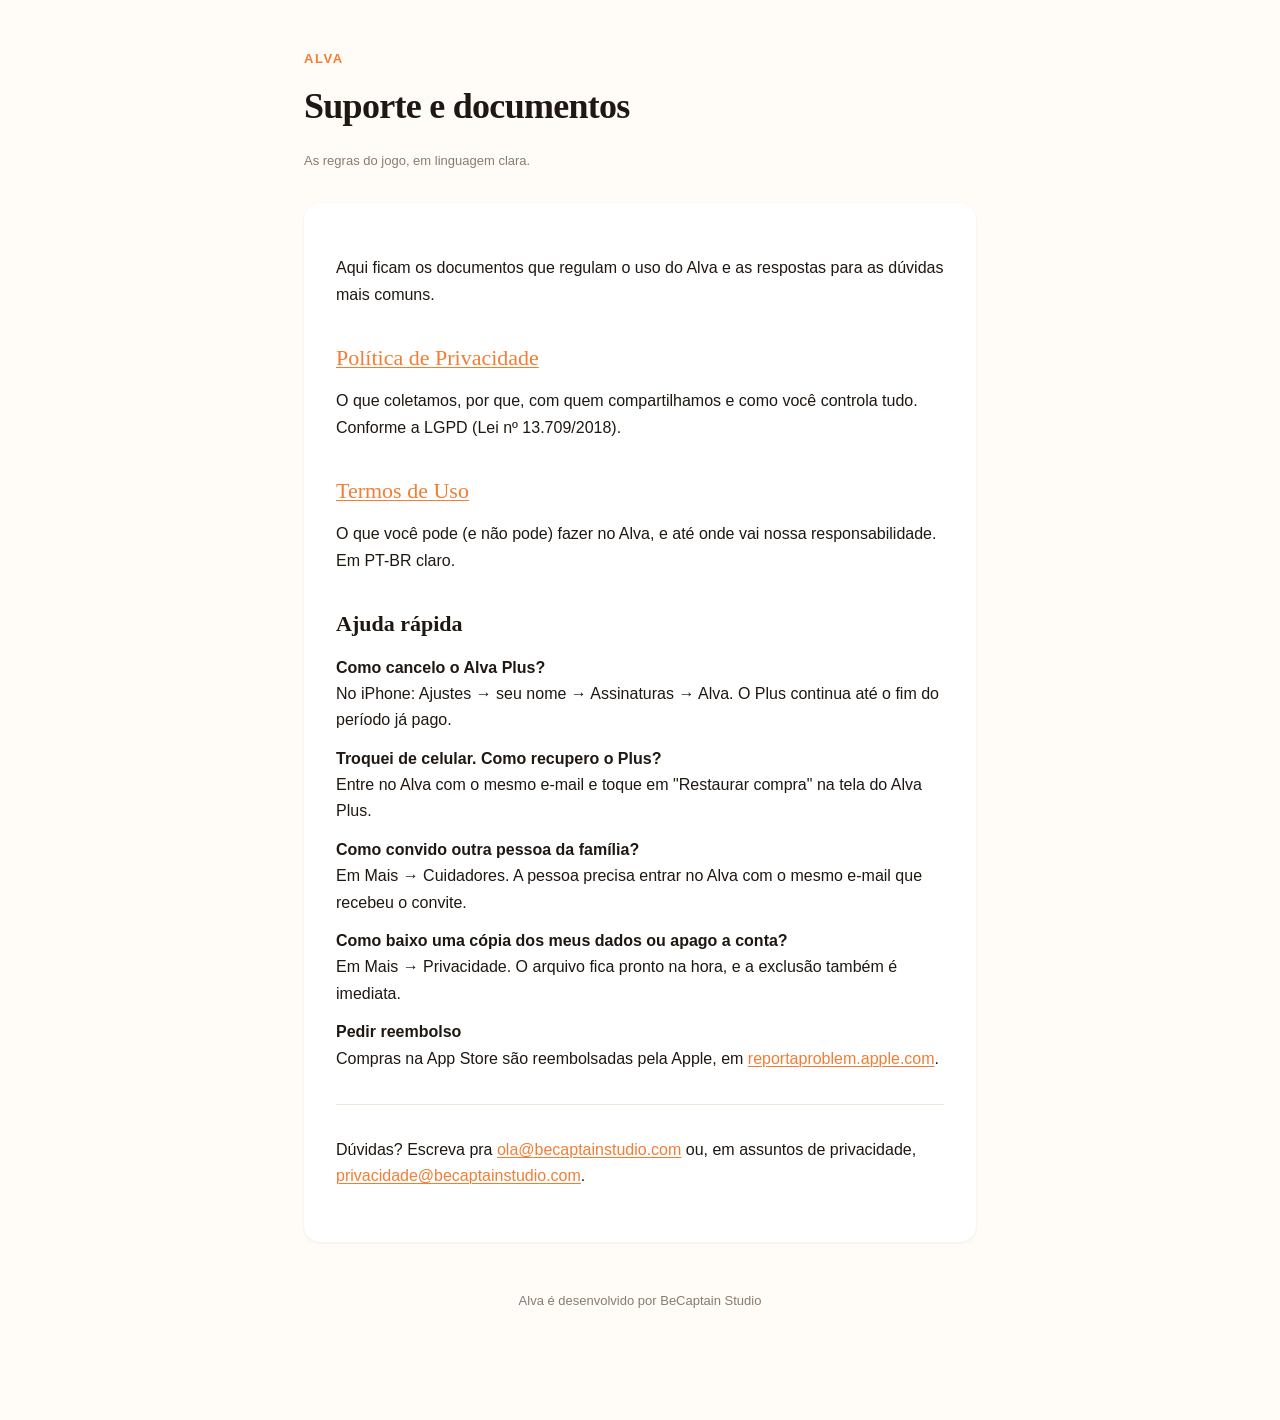
<file: index.html>
<!doctype html>
<html lang="pt-BR">
<head>
  <meta charset="utf-8">
  <meta name="viewport" content="width=device-width, initial-scale=1.0">
  <meta name="color-scheme" content="light dark">
  <meta name="description" content="Documentos legais do Alva — Política de Privacidade e Termos de Uso.">
  <title>Suporte e documentos — Alva</title>
  <link rel="stylesheet" href="_styles.css">
</head>
<body>
  <main>
    <header class="alva-header">
      <div class="brand">Alva</div>
      <h1>Suporte e documentos</h1>
      <p class="meta">As regras do jogo, em linguagem clara.</p>
    </header>

    <article>
      <p>Aqui ficam os documentos que regulam o uso do Alva e as respostas para as dúvidas mais comuns.</p>

      <h2><a href="privacidade.html">Política de Privacidade</a></h2>
      <p>O que coletamos, por que, com quem compartilhamos e como você controla tudo. Conforme a LGPD (Lei nº 13.709/2018).</p>

      <h2><a href="termos.html">Termos de Uso</a></h2>
      <p>O que você pode (e não pode) fazer no Alva, e até onde vai nossa responsabilidade. Em PT-BR claro.</p>

      <h2 id="ajuda">Ajuda rápida</h2>
      <p><strong>Como cancelo o Alva Plus?</strong><br>No iPhone: Ajustes → seu nome → Assinaturas → Alva. O Plus continua até o fim do período já pago.</p>
      <p><strong>Troquei de celular. Como recupero o Plus?</strong><br>Entre no Alva com o mesmo e-mail e toque em "Restaurar compra" na tela do Alva Plus.</p>
      <p><strong>Como convido outra pessoa da família?</strong><br>Em Mais → Cuidadores. A pessoa precisa entrar no Alva com o mesmo e-mail que recebeu o convite.</p>
      <p><strong>Como baixo uma cópia dos meus dados ou apago a conta?</strong><br>Em Mais → Privacidade. O arquivo fica pronto na hora, e a exclusão também é imediata.</p>
      <p><strong>Pedir reembolso</strong><br>Compras na App Store são reembolsadas pela Apple, em <a href="https://reportaproblem.apple.com" target="_blank" rel="noopener">reportaproblem.apple.com</a>.</p>

      <hr>

      <p>Dúvidas? Escreva pra <a href="mailto:ola@becaptainstudio.com">ola@becaptainstudio.com</a> ou, em assuntos de privacidade, <a href="mailto:privacidade@becaptainstudio.com">privacidade@becaptainstudio.com</a>.</p>
    </article>

    <footer class="alva-footer">
      <p>Alva é desenvolvido por BeCaptain Studio</p>
    </footer>
  </main>
</body>
</html>
</file>
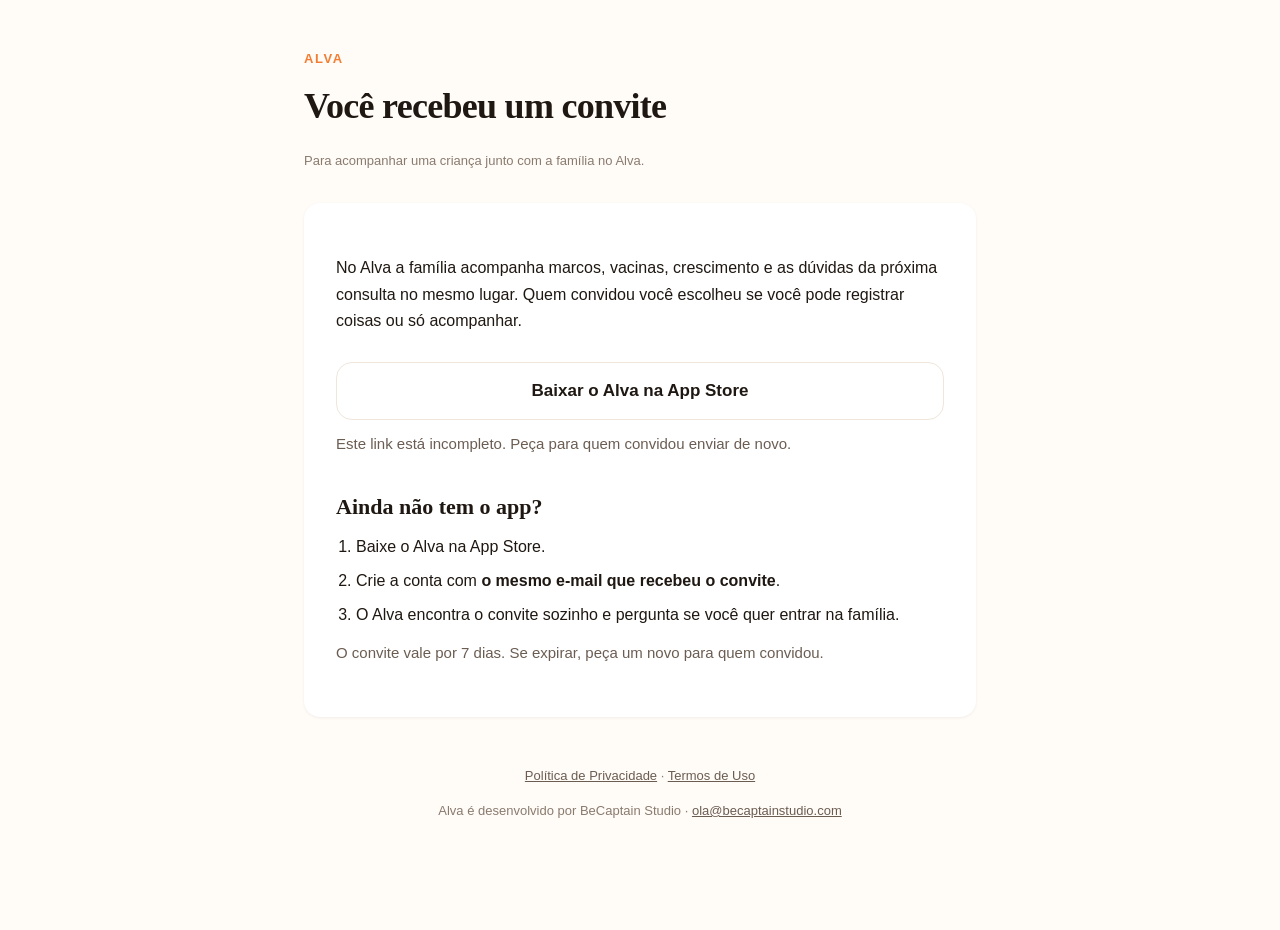
<file: convite.html>
<!doctype html>
<html lang="pt-BR">
<head>
  <meta charset="utf-8">
  <meta name="viewport" content="width=device-width, initial-scale=1.0">
  <meta name="color-scheme" content="light dark">
  <meta name="robots" content="noindex">
  <meta name="description" content="Convite para acompanhar uma criança no Alva.">
  <title>Convite — Alva</title>
  <link rel="stylesheet" href="_styles.css">
  <style>
    .actions { display: flex; flex-direction: column; gap: 12px; margin: 28px 0 8px; }
    .btn { display: block; text-align: center; padding: 14px 18px; border-radius: 16px;
           font-weight: 600; text-decoration: none; font-size: 17px; }
    .btn-primary { background: var(--alva-accent); color: #fff; }
    .btn-secondary { border: 1px solid var(--alva-divider); color: var(--alva-on-surface);
                     background: var(--alva-surface-card); }
    .steps { padding-left: 20px; }
    .steps li { margin-bottom: 8px; }
    .note { color: var(--alva-on-surface-muted); font-size: 15px; }
  </style>
</head>
<body>
  <main>
    <header class="alva-header">
      <div class="brand">Alva</div>
      <h1>Você recebeu um convite</h1>
      <p class="meta">Para acompanhar uma criança junto com a família no Alva.</p>
    </header>

    <article>
      <p>No Alva a família acompanha marcos, vacinas, crescimento e as dúvidas da próxima consulta no mesmo lugar. Quem convidou você escolheu se você pode registrar coisas ou só acompanhar.</p>

      <div class="actions">
        <a id="abrir" class="btn btn-primary" href="#">Abrir o convite no Alva</a>
        <a class="btn btn-secondary" href="https://apps.apple.com/app/id6769541523">Baixar o Alva na App Store</a>
      </div>
      <p class="note" id="status"></p>

      <h2>Ainda não tem o app?</h2>
      <ol class="steps">
        <li>Baixe o Alva na App Store.</li>
        <li>Crie a conta com <strong>o mesmo e-mail que recebeu o convite</strong>.</li>
        <li>O Alva encontra o convite sozinho e pergunta se você quer entrar na família.</li>
      </ol>
      <p class="note">O convite vale por 7 dias. Se expirar, peça um novo para quem convidou.</p>
    </article>

    <footer class="alva-footer">
      <p><a href="privacidade.html">Política de Privacidade</a> · <a href="termos.html">Termos de Uso</a></p>
      <p>Alva é desenvolvido por BeCaptain Studio · <a href="mailto:ola@becaptainstudio.com">ola@becaptainstudio.com</a></p>
    </footer>
  </main>
  <script>
    (function () {
      var params = new URLSearchParams(window.location.search);
      var token = (params.get('t') || '').replace(/[^A-Za-z0-9_-]/g, '');
      var abrir = document.getElementById('abrir');
      var status = document.getElementById('status');
      if (!token) {
        abrir.style.display = 'none';
        status.textContent = 'Este link está incompleto. Peça para quem convidou enviar de novo.';
        return;
      }
      var deepLink = 'alva://invite/' + token;
      abrir.href = deepLink;
      // Tenta abrir o app direto. Se ele não estiver instalado, a página
      // continua aqui e os passos abaixo explicam o caminho.
      if (/iPhone|iPad|iPod/.test(navigator.userAgent)) {
        window.location.href = deepLink;
      }
    })();
  </script>
</body>
</html>
</file>
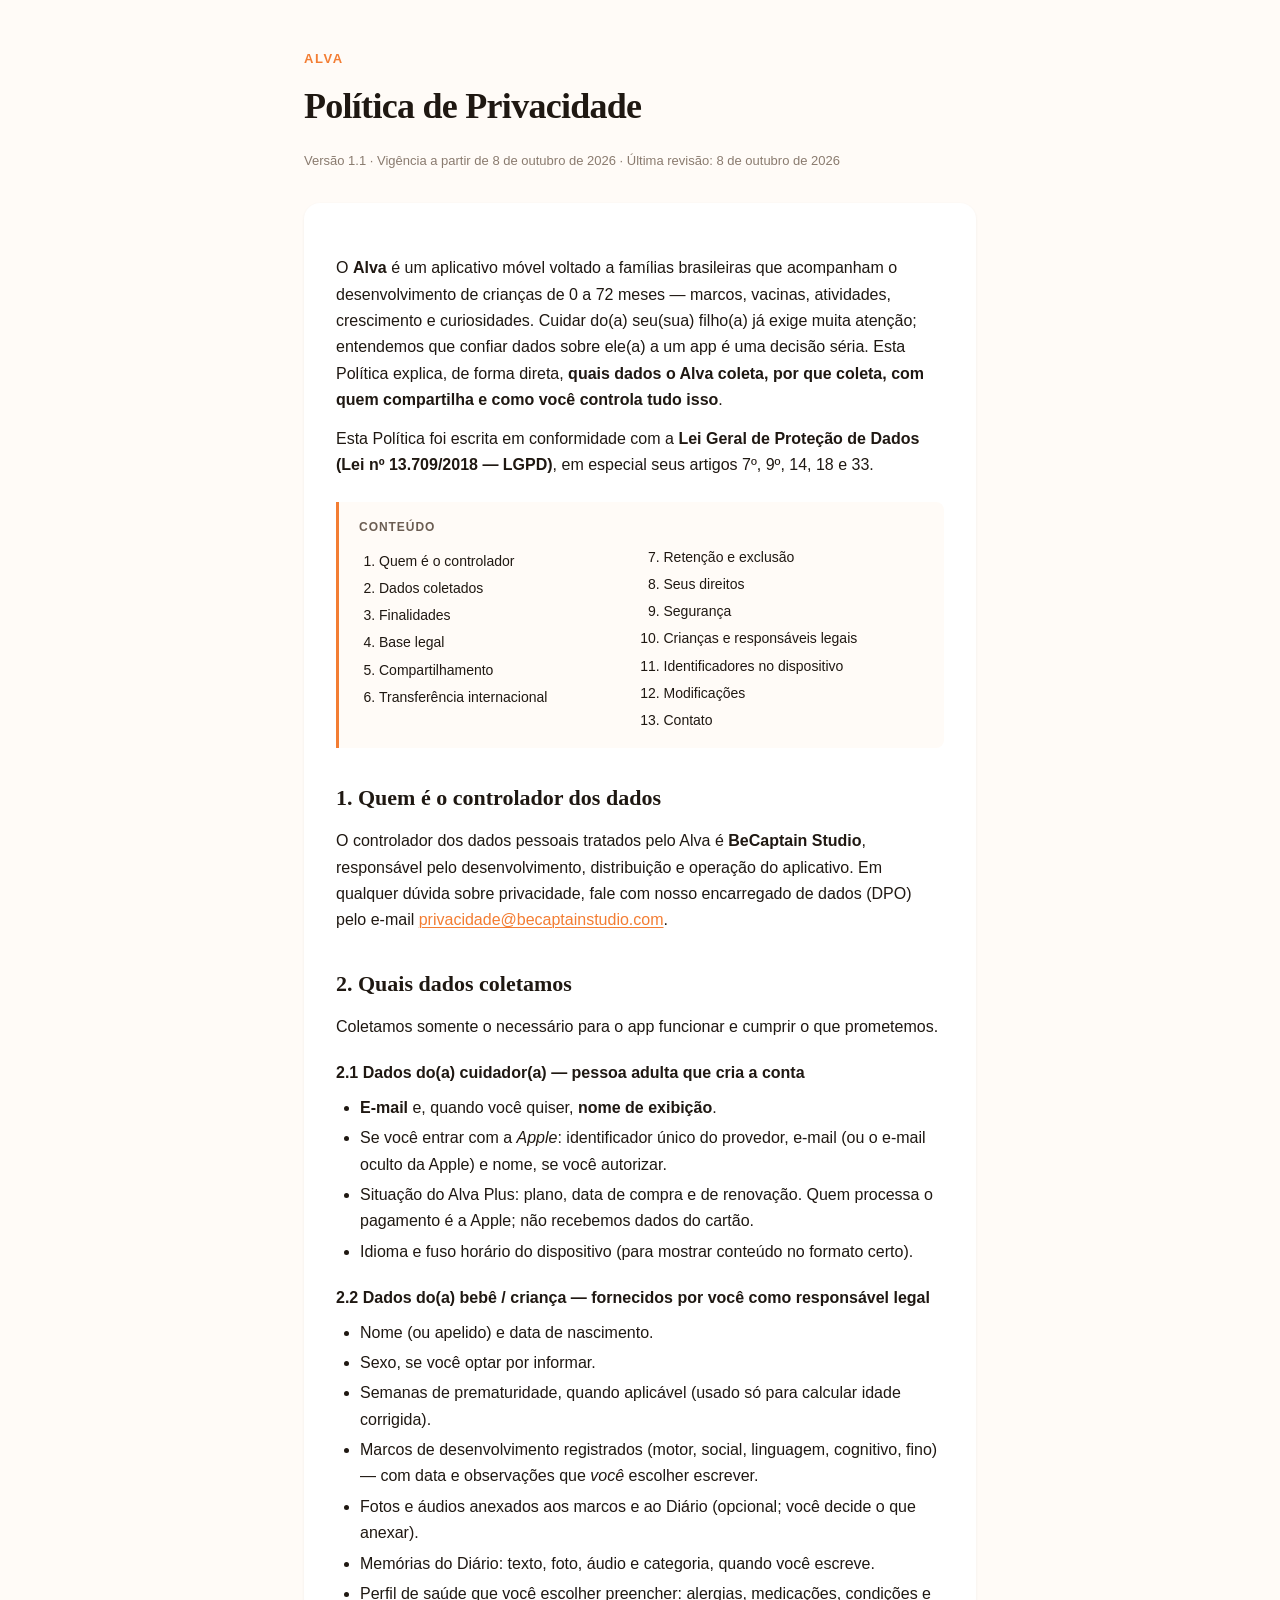
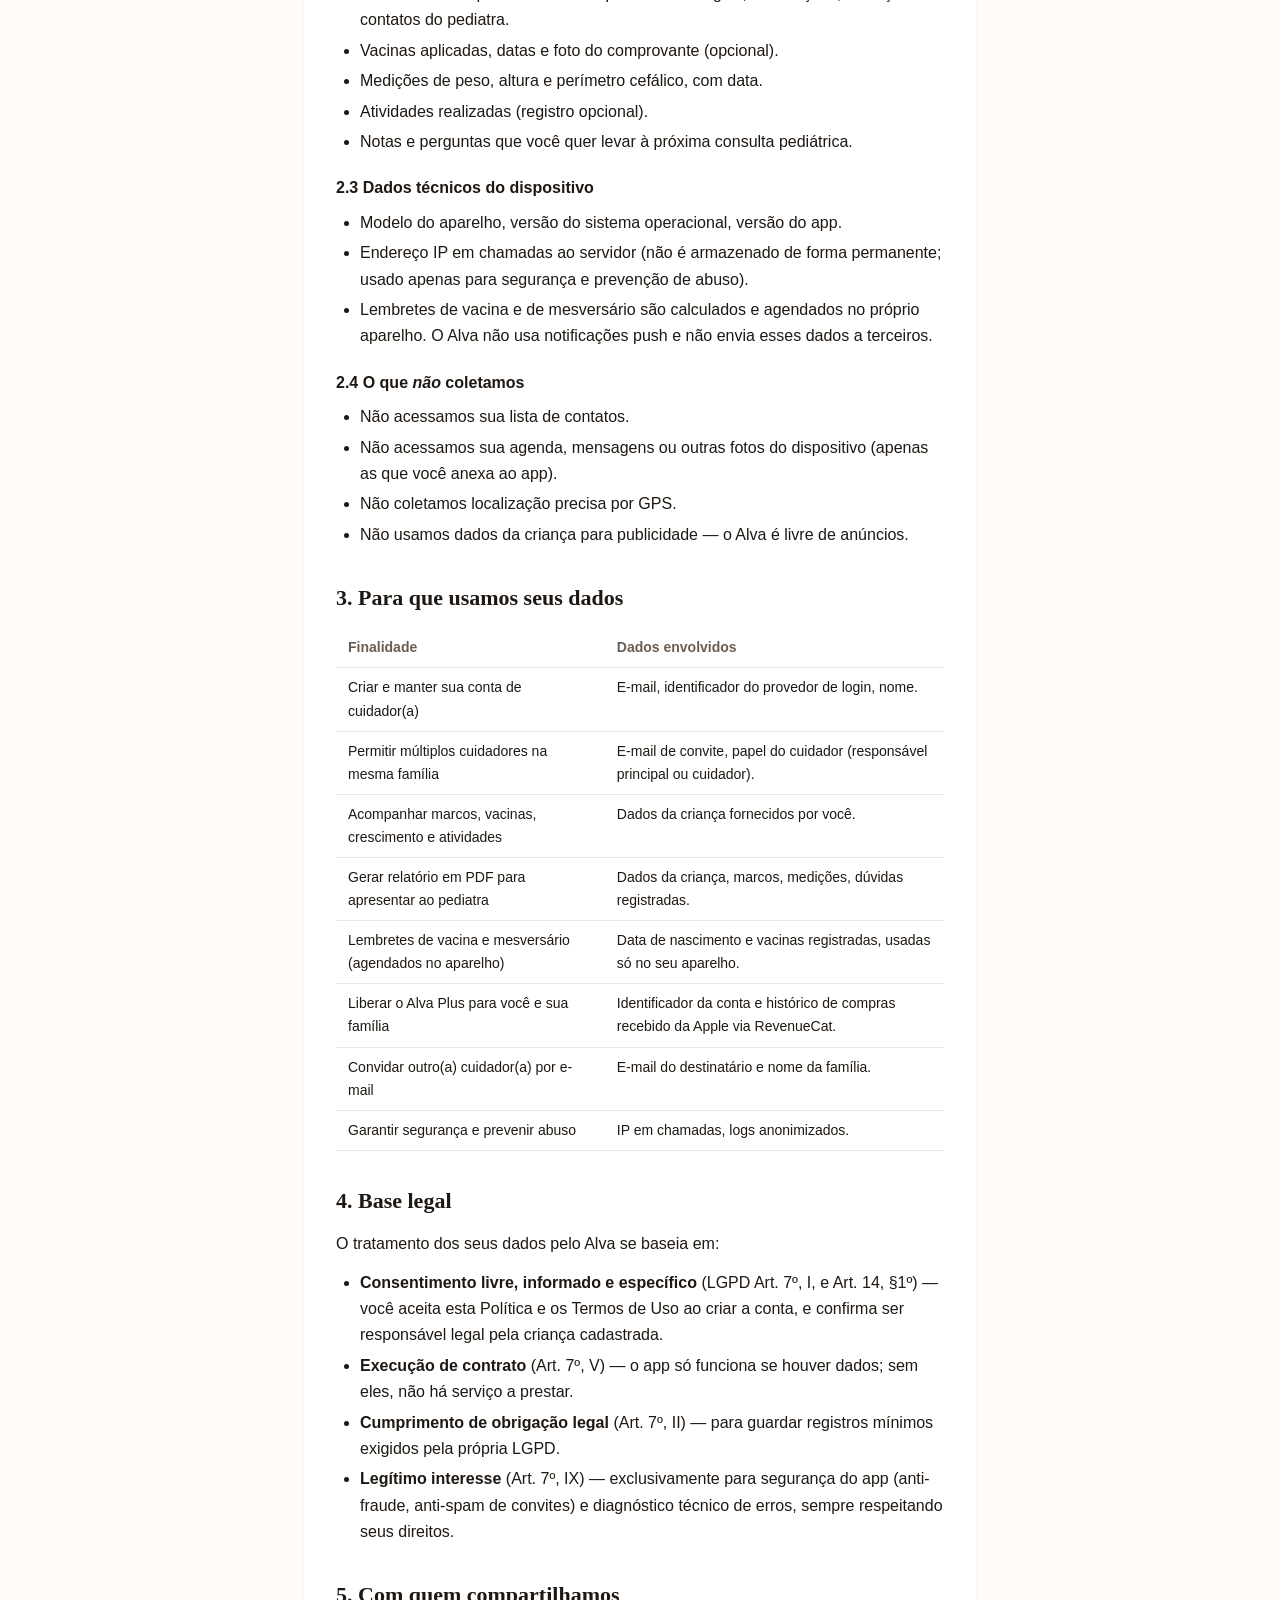
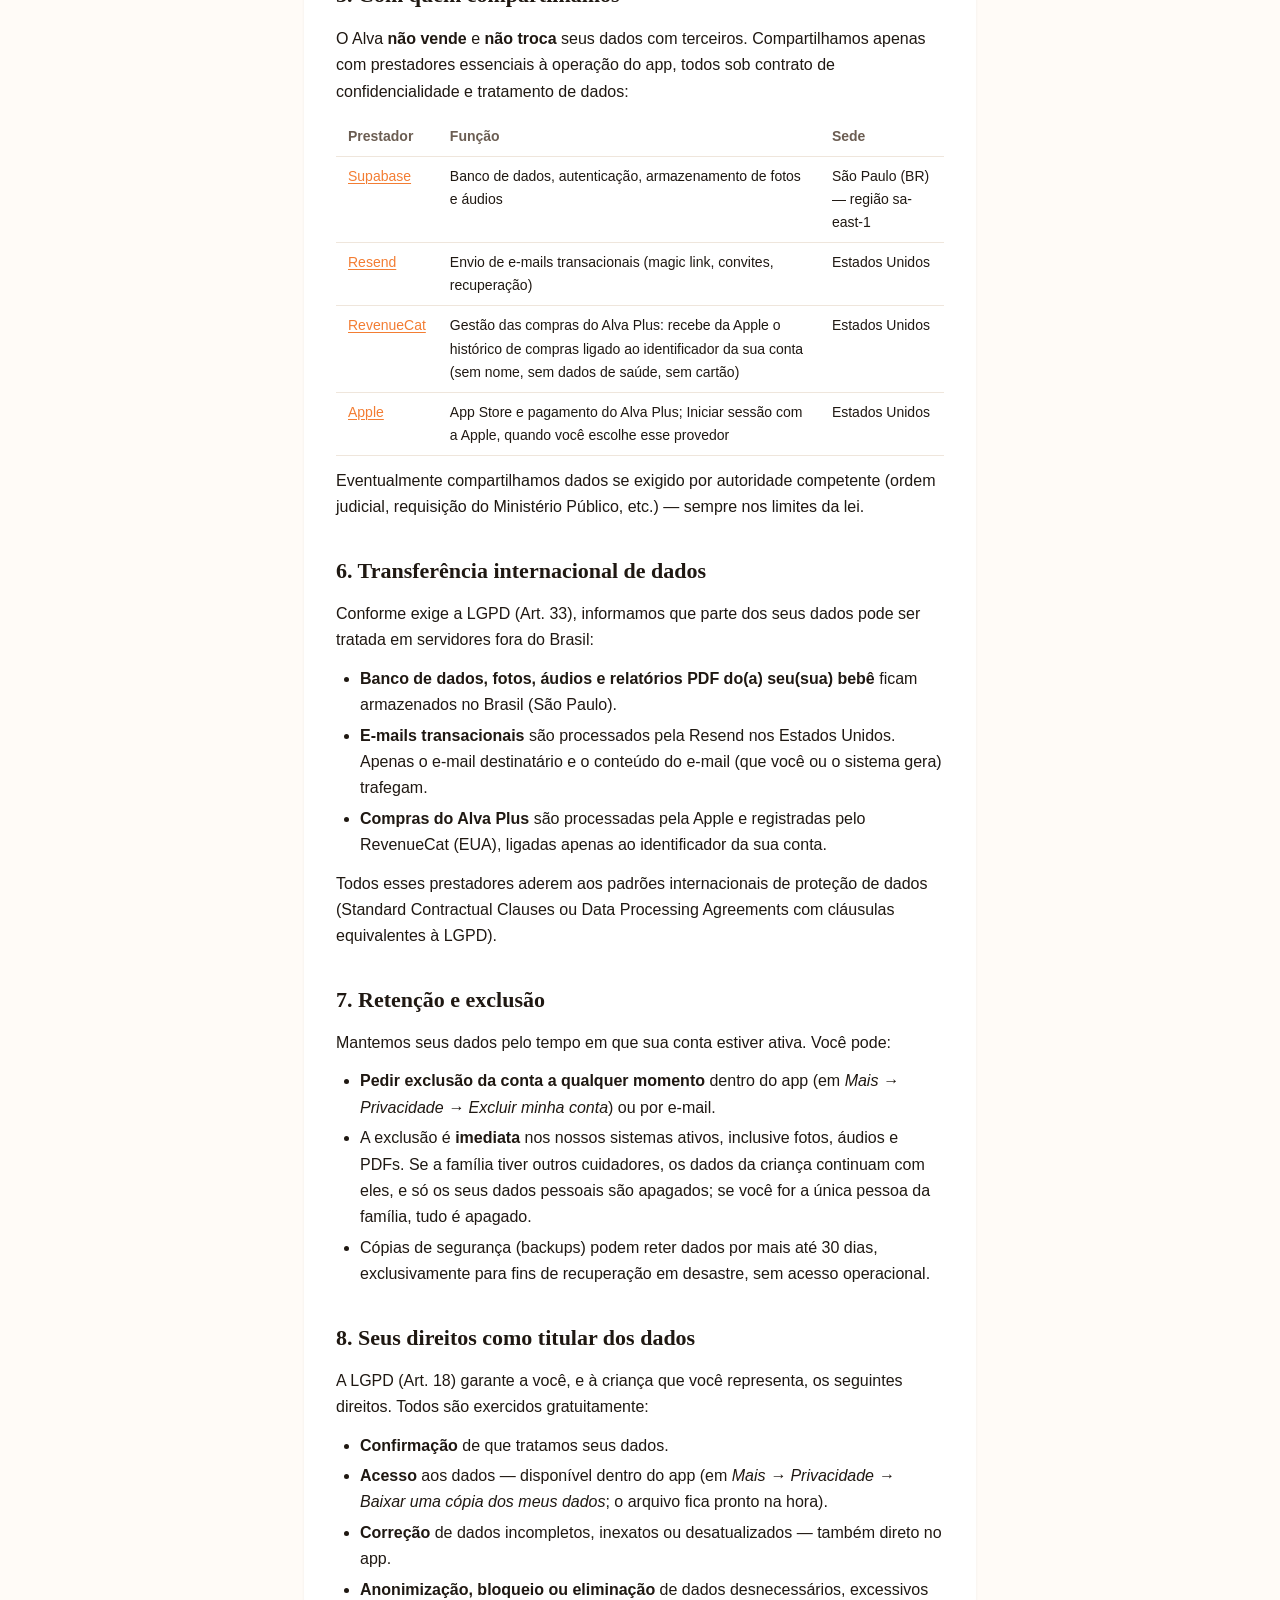
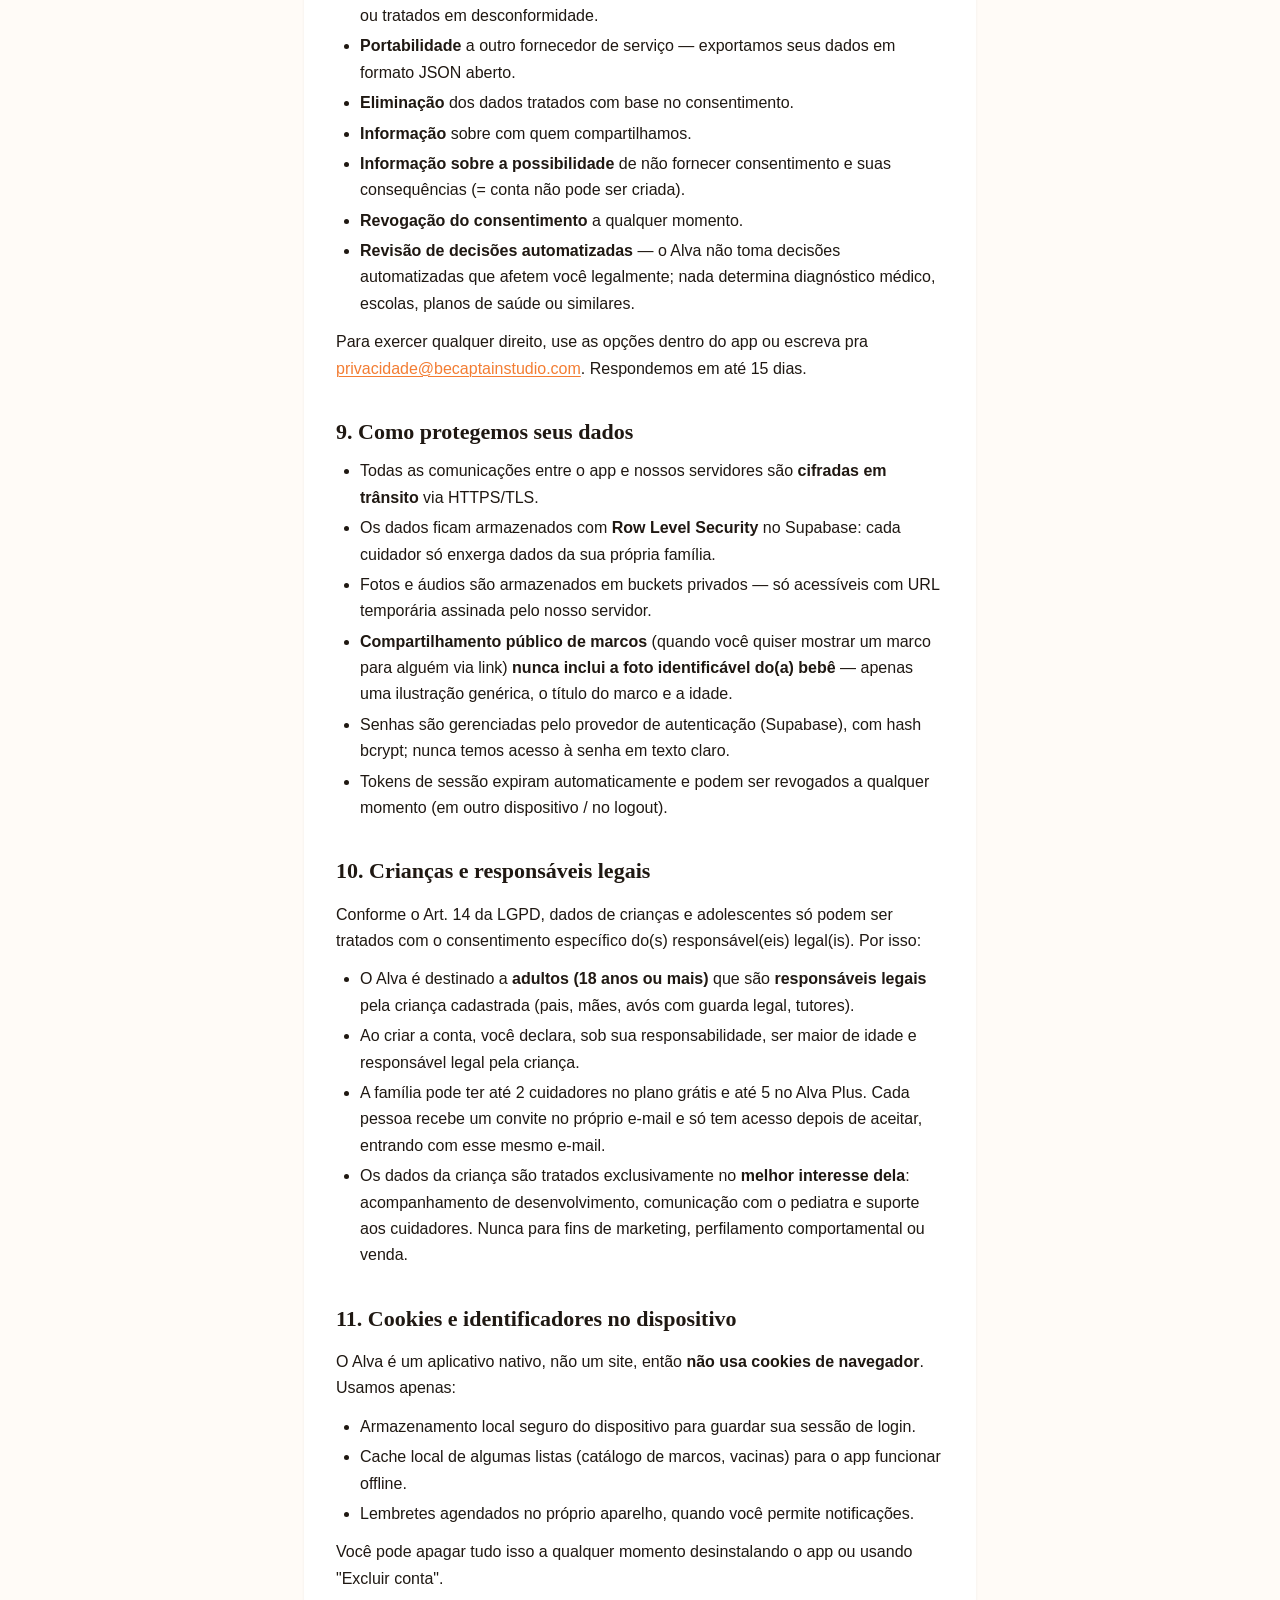
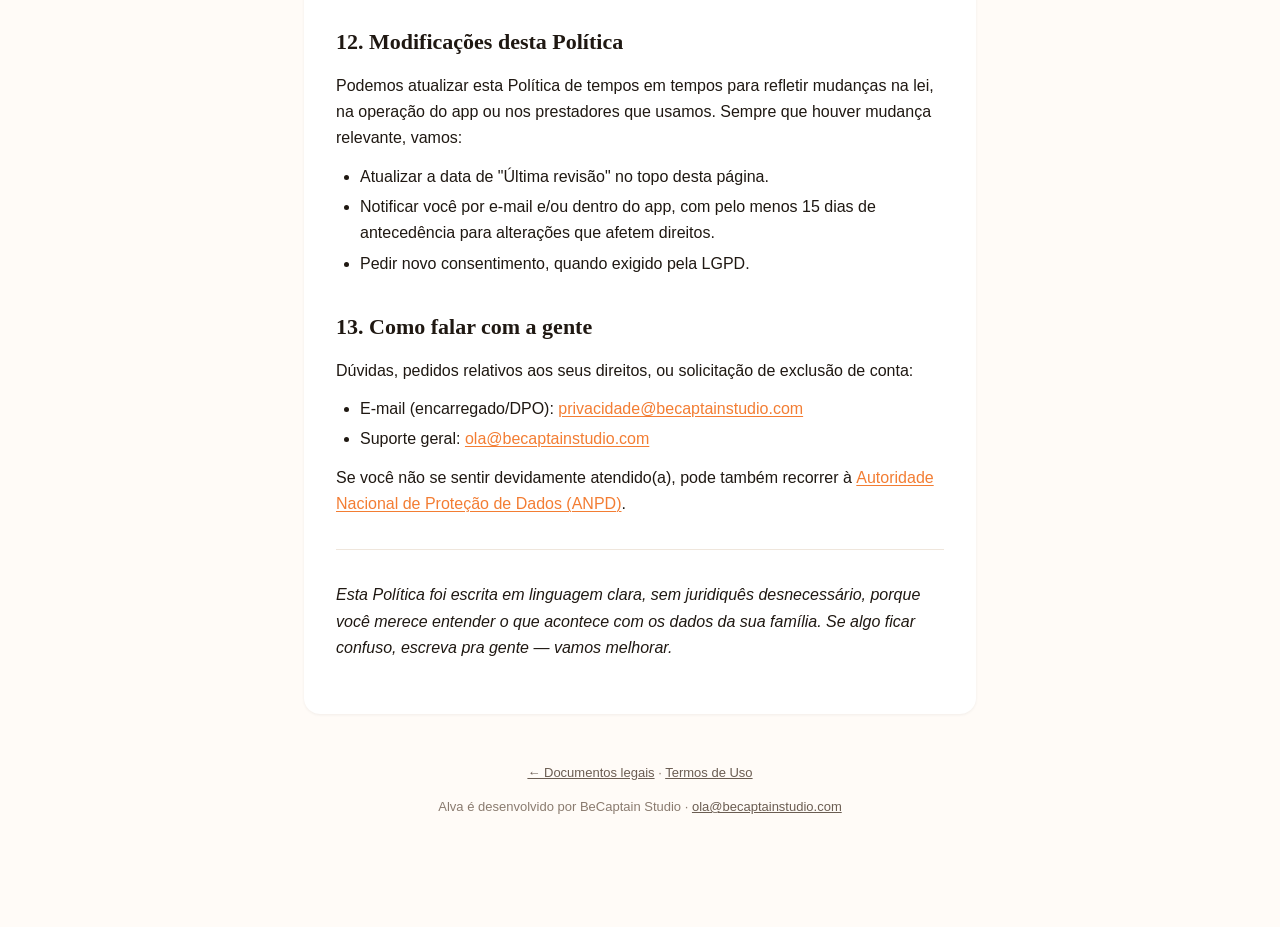
<file: privacidade.html>
<!doctype html>
<html lang="pt-BR">
<head>
  <meta charset="utf-8">
  <meta name="viewport" content="width=device-width, initial-scale=1.0">
  <meta name="color-scheme" content="light dark">
  <meta name="description" content="Política de Privacidade do Alva — app de acompanhamento do desenvolvimento infantil. Conforme LGPD.">
  <meta name="robots" content="index,follow">
  <title>Política de Privacidade — Alva</title>
  <link rel="stylesheet" href="_styles.css">
</head>
<body>
  <main>
    <header class="alva-header">
      <div class="brand">Alva</div>
      <h1>Política de Privacidade</h1>
      <p class="meta">Versão 1.1 · Vigência a partir de 8 de outubro de 2026 · Última revisão: 8 de outubro de 2026</p>
    </header>

    <article>
      <p>O <strong>Alva</strong> é um aplicativo móvel voltado a famílias brasileiras que acompanham o desenvolvimento de crianças de 0 a 72 meses — marcos, vacinas, atividades, crescimento e curiosidades. Cuidar do(a) seu(sua) filho(a) já exige muita atenção; entendemos que confiar dados sobre ele(a) a um app é uma decisão séria. Esta Política explica, de forma direta, <strong>quais dados o Alva coleta, por que coleta, com quem compartilha e como você controla tudo isso</strong>.</p>

      <p>Esta Política foi escrita em conformidade com a <strong>Lei Geral de Proteção de Dados (Lei nº 13.709/2018 — LGPD)</strong>, em especial seus artigos 7º, 9º, 14, 18 e 33.</p>

      <nav class="toc" aria-label="Índice">
        <strong>Conteúdo</strong>
        <ol>
          <li><a href="#controlador">Quem é o controlador</a></li>
          <li><a href="#dados">Dados coletados</a></li>
          <li><a href="#finalidades">Finalidades</a></li>
          <li><a href="#base-legal">Base legal</a></li>
          <li><a href="#compartilhamento">Compartilhamento</a></li>
          <li><a href="#transferencia">Transferência internacional</a></li>
          <li><a href="#retencao">Retenção e exclusão</a></li>
          <li><a href="#direitos">Seus direitos</a></li>
          <li><a href="#seguranca">Segurança</a></li>
          <li><a href="#criancas">Crianças e responsáveis legais</a></li>
          <li><a href="#cookies">Identificadores no dispositivo</a></li>
          <li><a href="#modificacoes">Modificações</a></li>
          <li><a href="#contato">Contato</a></li>
        </ol>
      </nav>

      <h2 id="controlador">1. Quem é o controlador dos dados</h2>
      <p>O controlador dos dados pessoais tratados pelo Alva é <strong>BeCaptain Studio</strong>, responsável pelo desenvolvimento, distribuição e operação do aplicativo. Em qualquer dúvida sobre privacidade, fale com nosso encarregado de dados (DPO) pelo e-mail <a href="mailto:privacidade@becaptainstudio.com">privacidade@becaptainstudio.com</a>.</p>

      <h2 id="dados">2. Quais dados coletamos</h2>
      <p>Coletamos somente o necessário para o app funcionar e cumprir o que prometemos.</p>

      <h3>2.1 Dados do(a) cuidador(a) — pessoa adulta que cria a conta</h3>
      <ul>
        <li><strong>E-mail</strong> e, quando você quiser, <strong>nome de exibição</strong>.</li>
        <li>Se você entrar com a <em>Apple</em>: identificador único do provedor, e-mail (ou o e-mail oculto da Apple) e nome, se você autorizar.</li>
        <li>Situação do Alva Plus: plano, data de compra e de renovação. Quem processa o pagamento é a Apple; não recebemos dados do cartão.</li>
        <li>Idioma e fuso horário do dispositivo (para mostrar conteúdo no formato certo).</li>
      </ul>

      <h3>2.2 Dados do(a) bebê / criança — fornecidos por você como responsável legal</h3>
      <ul>
        <li>Nome (ou apelido) e data de nascimento.</li>
        <li>Sexo, se você optar por informar.</li>
        <li>Semanas de prematuridade, quando aplicável (usado só para calcular idade corrigida).</li>
        <li>Marcos de desenvolvimento registrados (motor, social, linguagem, cognitivo, fino) — com data e observações que <em>você</em> escolher escrever.</li>
        <li>Fotos e áudios anexados aos marcos e ao Diário (opcional; você decide o que anexar).</li>
        <li>Memórias do Diário: texto, foto, áudio e categoria, quando você escreve.</li>
        <li>Perfil de saúde que você escolher preencher: alergias, medicações, condições e contatos do pediatra.</li>
        <li>Vacinas aplicadas, datas e foto do comprovante (opcional).</li>
        <li>Medições de peso, altura e perímetro cefálico, com data.</li>
        <li>Atividades realizadas (registro opcional).</li>
        <li>Notas e perguntas que você quer levar à próxima consulta pediátrica.</li>
      </ul>

      <h3>2.3 Dados técnicos do dispositivo</h3>
      <ul>
        <li>Modelo do aparelho, versão do sistema operacional, versão do app.</li>
        <li>Endereço IP em chamadas ao servidor (não é armazenado de forma permanente; usado apenas para segurança e prevenção de abuso).</li>
        <li>Lembretes de vacina e de mesversário são calculados e agendados no próprio aparelho. O Alva não usa notificações push e não envia esses dados a terceiros.</li>
      </ul>

      <h3>2.4 O que <em>não</em> coletamos</h3>
      <ul>
        <li>Não acessamos sua lista de contatos.</li>
        <li>Não acessamos sua agenda, mensagens ou outras fotos do dispositivo (apenas as que você anexa ao app).</li>
        <li>Não coletamos localização precisa por GPS.</li>
        <li>Não usamos dados da criança para publicidade — o Alva é livre de anúncios.</li>
      </ul>

      <h2 id="finalidades">3. Para que usamos seus dados</h2>
      <table>
        <thead>
          <tr><th>Finalidade</th><th>Dados envolvidos</th></tr>
        </thead>
        <tbody>
          <tr><td>Criar e manter sua conta de cuidador(a)</td><td>E-mail, identificador do provedor de login, nome.</td></tr>
          <tr><td>Permitir múltiplos cuidadores na mesma família</td><td>E-mail de convite, papel do cuidador (responsável principal ou cuidador).</td></tr>
          <tr><td>Acompanhar marcos, vacinas, crescimento e atividades</td><td>Dados da criança fornecidos por você.</td></tr>
          <tr><td>Gerar relatório em PDF para apresentar ao pediatra</td><td>Dados da criança, marcos, medições, dúvidas registradas.</td></tr>
          <tr><td>Lembretes de vacina e mesversário (agendados no aparelho)</td><td>Data de nascimento e vacinas registradas, usadas só no seu aparelho.</td></tr>
          <tr><td>Liberar o Alva Plus para você e sua família</td><td>Identificador da conta e histórico de compras recebido da Apple via RevenueCat.</td></tr>
          <tr><td>Convidar outro(a) cuidador(a) por e-mail</td><td>E-mail do destinatário e nome da família.</td></tr>
          <tr><td>Garantir segurança e prevenir abuso</td><td>IP em chamadas, logs anonimizados.</td></tr>
        </tbody>
      </table>

      <h2 id="base-legal">4. Base legal</h2>
      <p>O tratamento dos seus dados pelo Alva se baseia em:</p>
      <ul>
        <li><strong>Consentimento livre, informado e específico</strong> (LGPD Art. 7º, I, e Art. 14, §1º) — você aceita esta Política e os Termos de Uso ao criar a conta, e confirma ser responsável legal pela criança cadastrada.</li>
        <li><strong>Execução de contrato</strong> (Art. 7º, V) — o app só funciona se houver dados; sem eles, não há serviço a prestar.</li>
        <li><strong>Cumprimento de obrigação legal</strong> (Art. 7º, II) — para guardar registros mínimos exigidos pela própria LGPD.</li>
        <li><strong>Legítimo interesse</strong> (Art. 7º, IX) — exclusivamente para segurança do app (anti-fraude, anti-spam de convites) e diagnóstico técnico de erros, sempre respeitando seus direitos.</li>
      </ul>

      <h2 id="compartilhamento">5. Com quem compartilhamos</h2>
      <p>O Alva <strong>não vende</strong> e <strong>não troca</strong> seus dados com terceiros. Compartilhamos apenas com prestadores essenciais à operação do app, todos sob contrato de confidencialidade e tratamento de dados:</p>
      <table>
        <thead>
          <tr><th>Prestador</th><th>Função</th><th>Sede</th></tr>
        </thead>
        <tbody>
          <tr><td><a href="https://supabase.com/privacy" target="_blank" rel="noopener">Supabase</a></td><td>Banco de dados, autenticação, armazenamento de fotos e áudios</td><td>São Paulo (BR) — região sa-east-1</td></tr>
          <tr><td><a href="https://resend.com/legal/privacy-policy" target="_blank" rel="noopener">Resend</a></td><td>Envio de e-mails transacionais (magic link, convites, recuperação)</td><td>Estados Unidos</td></tr>
          <tr><td><a href="https://www.revenuecat.com/privacy/" target="_blank" rel="noopener">RevenueCat</a></td><td>Gestão das compras do Alva Plus: recebe da Apple o histórico de compras ligado ao identificador da sua conta (sem nome, sem dados de saúde, sem cartão)</td><td>Estados Unidos</td></tr>
          <tr><td><a href="https://www.apple.com/legal/privacy/" target="_blank" rel="noopener">Apple</a></td><td>App Store e pagamento do Alva Plus; Iniciar sessão com a Apple, quando você escolhe esse provedor</td><td>Estados Unidos</td></tr>
        </tbody>
      </table>
      <p>Eventualmente compartilhamos dados se exigido por autoridade competente (ordem judicial, requisição do Ministério Público, etc.) — sempre nos limites da lei.</p>

      <h2 id="transferencia">6. Transferência internacional de dados</h2>
      <p>Conforme exige a LGPD (Art. 33), informamos que parte dos seus dados pode ser tratada em servidores fora do Brasil:</p>
      <ul>
        <li><strong>Banco de dados, fotos, áudios e relatórios PDF do(a) seu(sua) bebê</strong> ficam armazenados no Brasil (São Paulo).</li>
        <li><strong>E-mails transacionais</strong> são processados pela Resend nos Estados Unidos. Apenas o e-mail destinatário e o conteúdo do e-mail (que você ou o sistema gera) trafegam.</li>
        <li><strong>Compras do Alva Plus</strong> são processadas pela Apple e registradas pelo RevenueCat (EUA), ligadas apenas ao identificador da sua conta.</li>
      </ul>
      <p>Todos esses prestadores aderem aos padrões internacionais de proteção de dados (Standard Contractual Clauses ou Data Processing Agreements com cláusulas equivalentes à LGPD).</p>

      <h2 id="retencao">7. Retenção e exclusão</h2>
      <p>Mantemos seus dados pelo tempo em que sua conta estiver ativa. Você pode:</p>
      <ul>
        <li><strong>Pedir exclusão da conta a qualquer momento</strong> dentro do app (em <em>Mais → Privacidade → Excluir minha conta</em>) ou por e-mail.</li>
        <li>A exclusão é <strong>imediata</strong> nos nossos sistemas ativos, inclusive fotos, áudios e PDFs. Se a família tiver outros cuidadores, os dados da criança continuam com eles, e só os seus dados pessoais são apagados; se você for a única pessoa da família, tudo é apagado.</li>
        <li>Cópias de segurança (backups) podem reter dados por mais até 30 dias, exclusivamente para fins de recuperação em desastre, sem acesso operacional.</li>
      </ul>

      <h2 id="direitos">8. Seus direitos como titular dos dados</h2>
      <p>A LGPD (Art. 18) garante a você, e à criança que você representa, os seguintes direitos. Todos são exercidos gratuitamente:</p>
      <ul>
        <li><strong>Confirmação</strong> de que tratamos seus dados.</li>
        <li><strong>Acesso</strong> aos dados — disponível dentro do app (em <em>Mais → Privacidade → Baixar uma cópia dos meus dados</em>; o arquivo fica pronto na hora).</li>
        <li><strong>Correção</strong> de dados incompletos, inexatos ou desatualizados — também direto no app.</li>
        <li><strong>Anonimização, bloqueio ou eliminação</strong> de dados desnecessários, excessivos ou tratados em desconformidade.</li>
        <li><strong>Portabilidade</strong> a outro fornecedor de serviço — exportamos seus dados em formato JSON aberto.</li>
        <li><strong>Eliminação</strong> dos dados tratados com base no consentimento.</li>
        <li><strong>Informação</strong> sobre com quem compartilhamos.</li>
        <li><strong>Informação sobre a possibilidade</strong> de não fornecer consentimento e suas consequências (= conta não pode ser criada).</li>
        <li><strong>Revogação do consentimento</strong> a qualquer momento.</li>
        <li><strong>Revisão de decisões automatizadas</strong> — o Alva não toma decisões automatizadas que afetem você legalmente; nada determina diagnóstico médico, escolas, planos de saúde ou similares.</li>
      </ul>
      <p>Para exercer qualquer direito, use as opções dentro do app ou escreva pra <a href="mailto:privacidade@becaptainstudio.com">privacidade@becaptainstudio.com</a>. Respondemos em até 15 dias.</p>

      <h2 id="seguranca">9. Como protegemos seus dados</h2>
      <ul>
        <li>Todas as comunicações entre o app e nossos servidores são <strong>cifradas em trânsito</strong> via HTTPS/TLS.</li>
        <li>Os dados ficam armazenados com <strong>Row Level Security</strong> no Supabase: cada cuidador só enxerga dados da sua própria família.</li>
        <li>Fotos e áudios são armazenados em buckets privados — só acessíveis com URL temporária assinada pelo nosso servidor.</li>
        <li><strong>Compartilhamento público de marcos</strong> (quando você quiser mostrar um marco para alguém via link) <strong>nunca inclui a foto identificável do(a) bebê</strong> — apenas uma ilustração genérica, o título do marco e a idade.</li>
        <li>Senhas são gerenciadas pelo provedor de autenticação (Supabase), com hash bcrypt; nunca temos acesso à senha em texto claro.</li>
        <li>Tokens de sessão expiram automaticamente e podem ser revogados a qualquer momento (em outro dispositivo / no logout).</li>
      </ul>

      <h2 id="criancas">10. Crianças e responsáveis legais</h2>
      <p>Conforme o Art. 14 da LGPD, dados de crianças e adolescentes só podem ser tratados com o consentimento específico do(s) responsável(eis) legal(is). Por isso:</p>
      <ul>
        <li>O Alva é destinado a <strong>adultos (18 anos ou mais)</strong> que são <strong>responsáveis legais</strong> pela criança cadastrada (pais, mães, avós com guarda legal, tutores).</li>
        <li>Ao criar a conta, você declara, sob sua responsabilidade, ser maior de idade e responsável legal pela criança.</li>
        <li>A família pode ter até 2 cuidadores no plano grátis e até 5 no Alva Plus. Cada pessoa recebe um convite no próprio e-mail e só tem acesso depois de aceitar, entrando com esse mesmo e-mail.</li>
        <li>Os dados da criança são tratados exclusivamente no <strong>melhor interesse dela</strong>: acompanhamento de desenvolvimento, comunicação com o pediatra e suporte aos cuidadores. Nunca para fins de marketing, perfilamento comportamental ou venda.</li>
      </ul>

      <h2 id="cookies">11. Cookies e identificadores no dispositivo</h2>
      <p>O Alva é um aplicativo nativo, não um site, então <strong>não usa cookies de navegador</strong>. Usamos apenas:</p>
      <ul>
        <li>Armazenamento local seguro do dispositivo para guardar sua sessão de login.</li>
        <li>Cache local de algumas listas (catálogo de marcos, vacinas) para o app funcionar offline.</li>
        <li>Lembretes agendados no próprio aparelho, quando você permite notificações.</li>
      </ul>
      <p>Você pode apagar tudo isso a qualquer momento desinstalando o app ou usando "Excluir conta".</p>

      <h2 id="modificacoes">12. Modificações desta Política</h2>
      <p>Podemos atualizar esta Política de tempos em tempos para refletir mudanças na lei, na operação do app ou nos prestadores que usamos. Sempre que houver mudança relevante, vamos:</p>
      <ul>
        <li>Atualizar a data de "Última revisão" no topo desta página.</li>
        <li>Notificar você por e-mail e/ou dentro do app, com pelo menos 15 dias de antecedência para alterações que afetem direitos.</li>
        <li>Pedir novo consentimento, quando exigido pela LGPD.</li>
      </ul>

      <h2 id="contato">13. Como falar com a gente</h2>
      <p>Dúvidas, pedidos relativos aos seus direitos, ou solicitação de exclusão de conta:</p>
      <ul>
        <li>E-mail (encarregado/DPO): <a href="mailto:privacidade@becaptainstudio.com">privacidade@becaptainstudio.com</a></li>
        <li>Suporte geral: <a href="mailto:ola@becaptainstudio.com">ola@becaptainstudio.com</a></li>
      </ul>
      <p>Se você não se sentir devidamente atendido(a), pode também recorrer à <a href="https://www.gov.br/anpd/" target="_blank" rel="noopener">Autoridade Nacional de Proteção de Dados (ANPD)</a>.</p>

      <hr>

      <p><em>Esta Política foi escrita em linguagem clara, sem juridiquês desnecessário, porque você merece entender o que acontece com os dados da sua família. Se algo ficar confuso, escreva pra gente — vamos melhorar.</em></p>
    </article>

    <footer class="alva-footer">
      <p><a href="index.html">← Documentos legais</a> · <a href="termos.html">Termos de Uso</a></p>
      <p>Alva é desenvolvido por BeCaptain Studio · <a href="mailto:ola@becaptainstudio.com">ola@becaptainstudio.com</a></p>
    </footer>
  </main>
</body>
</html>
</file>
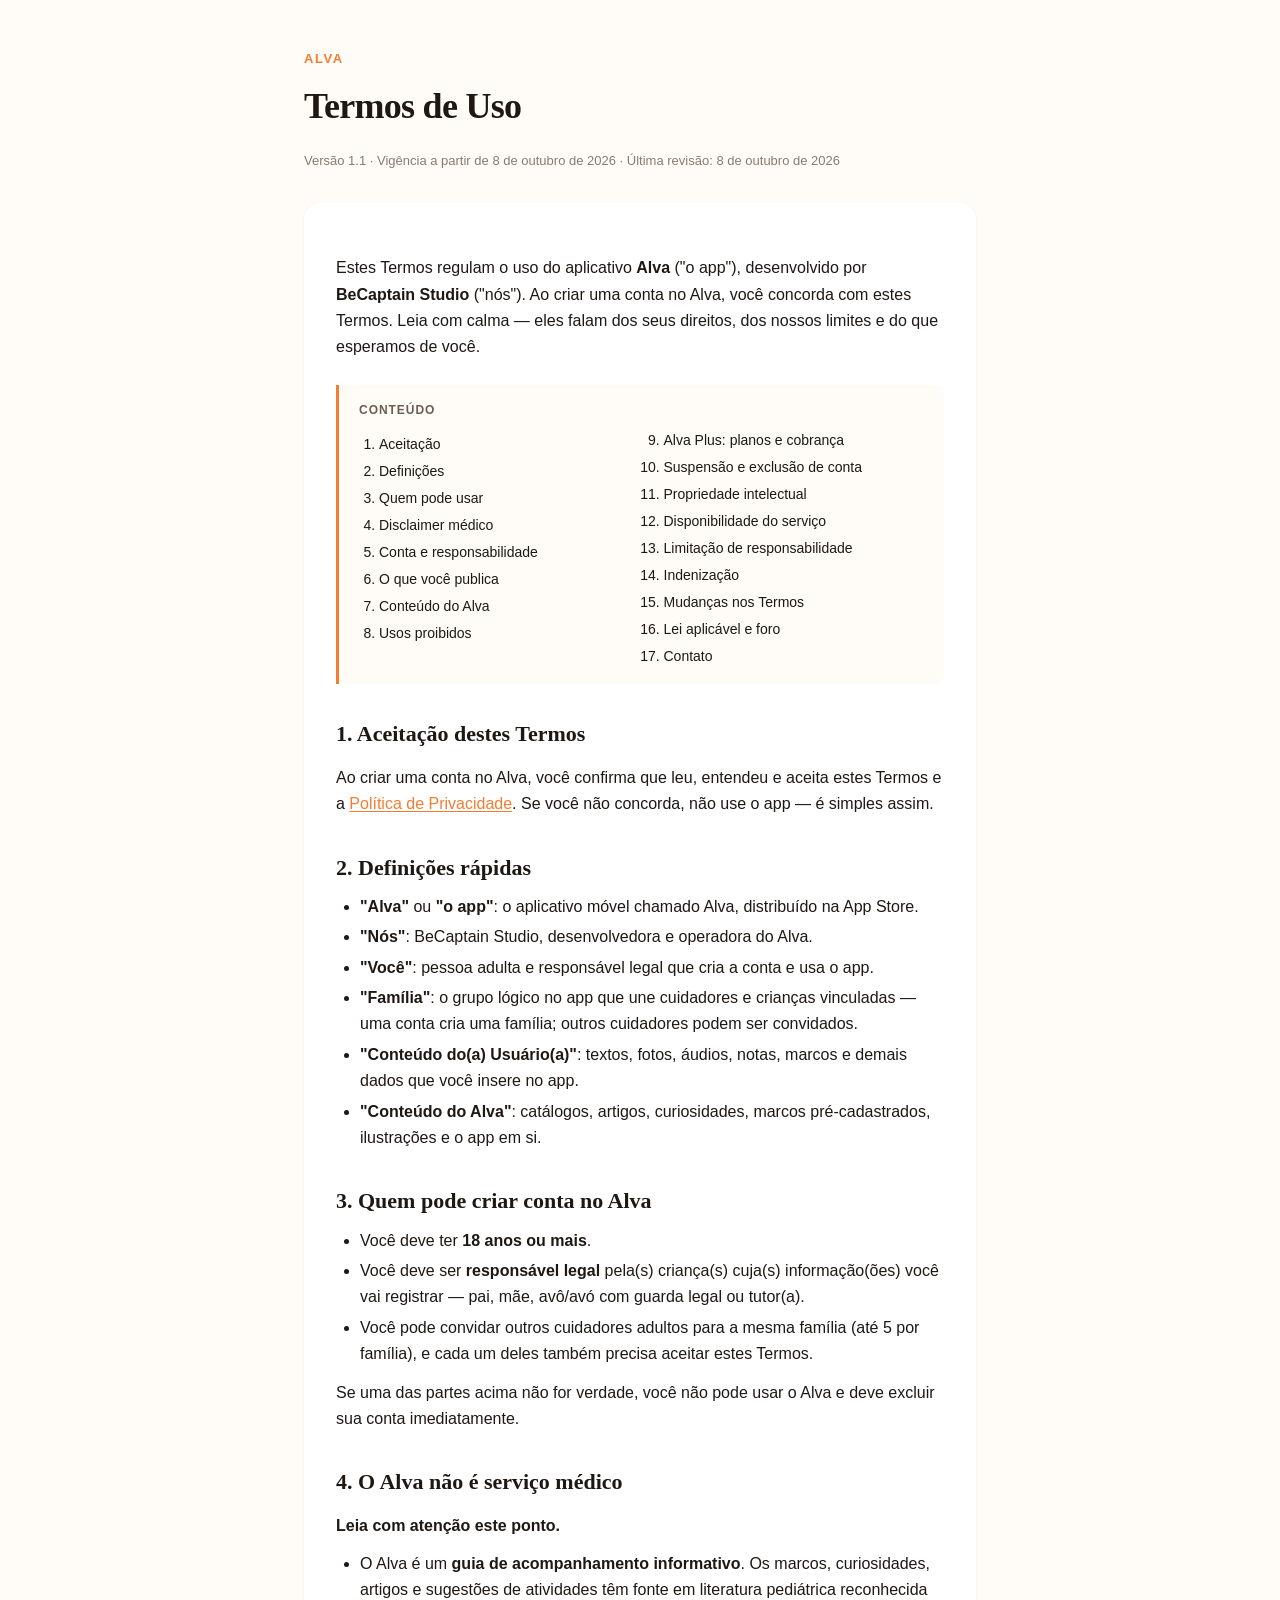
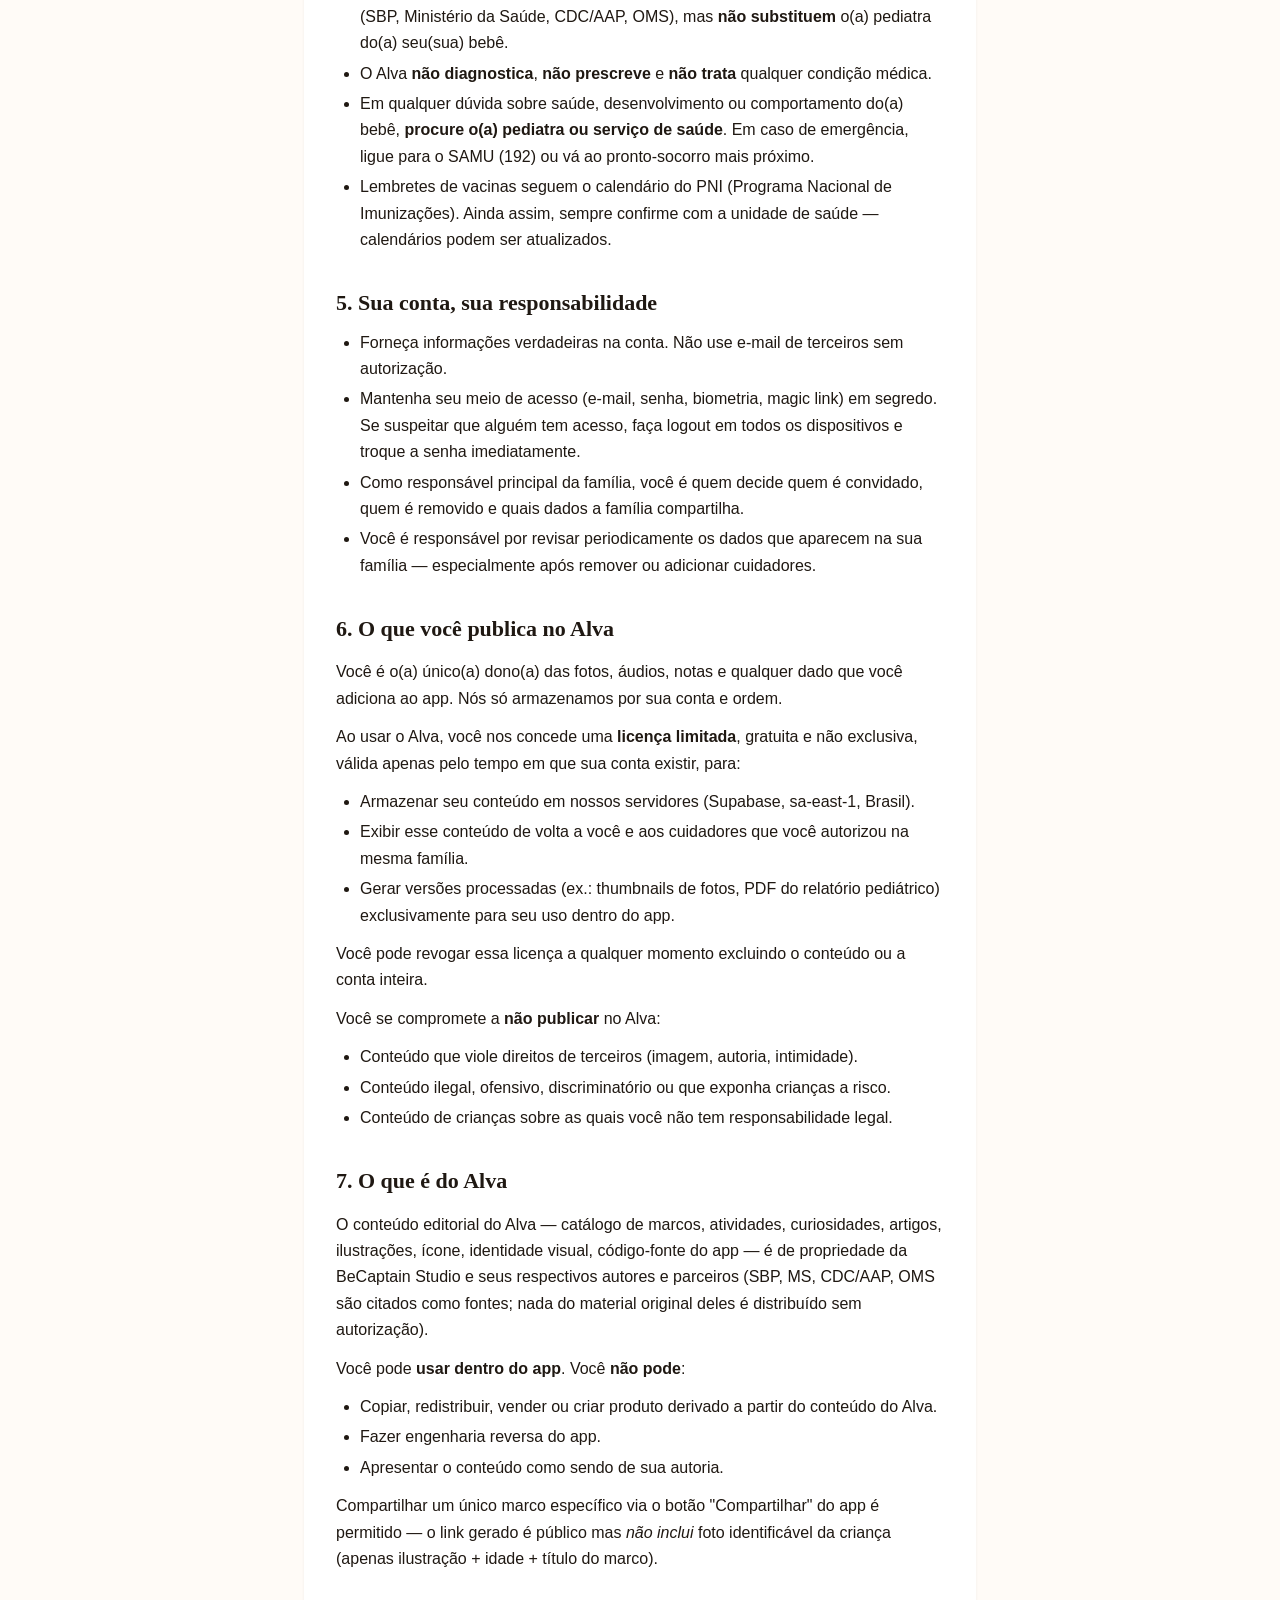
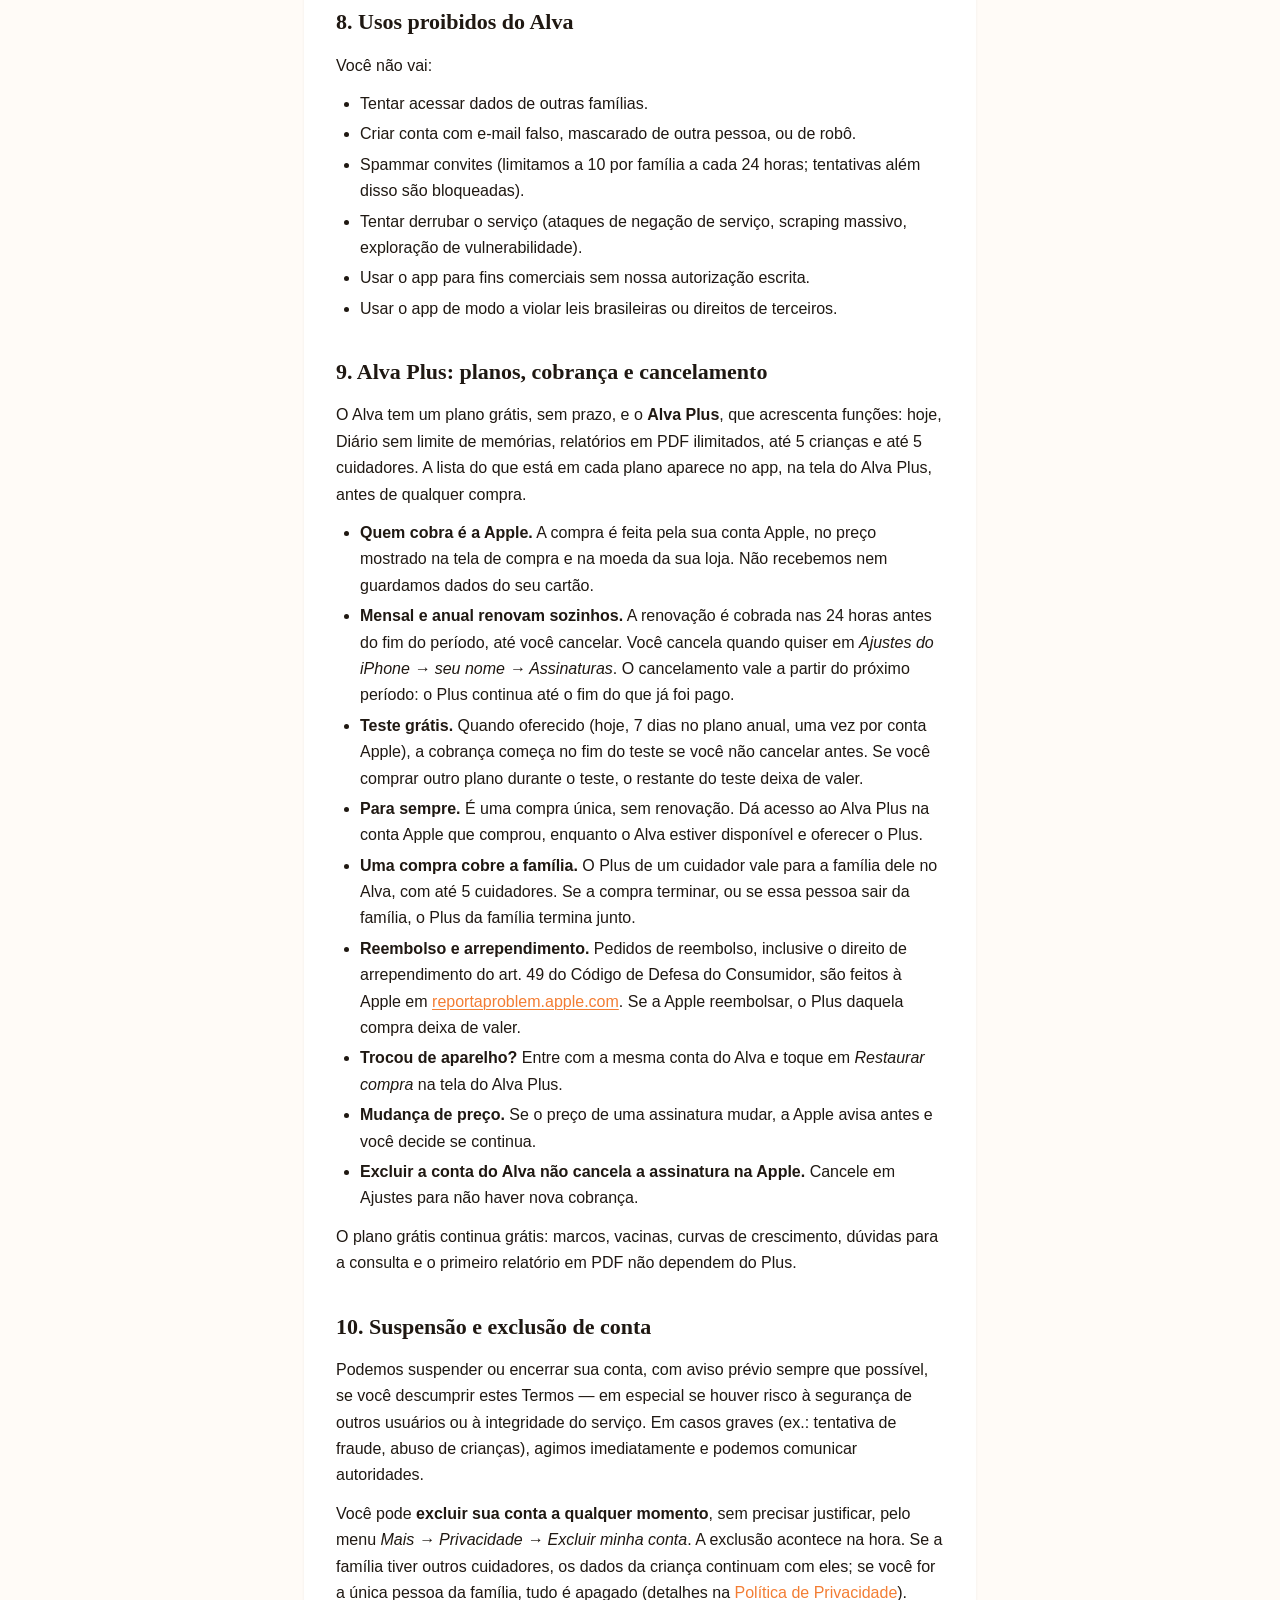
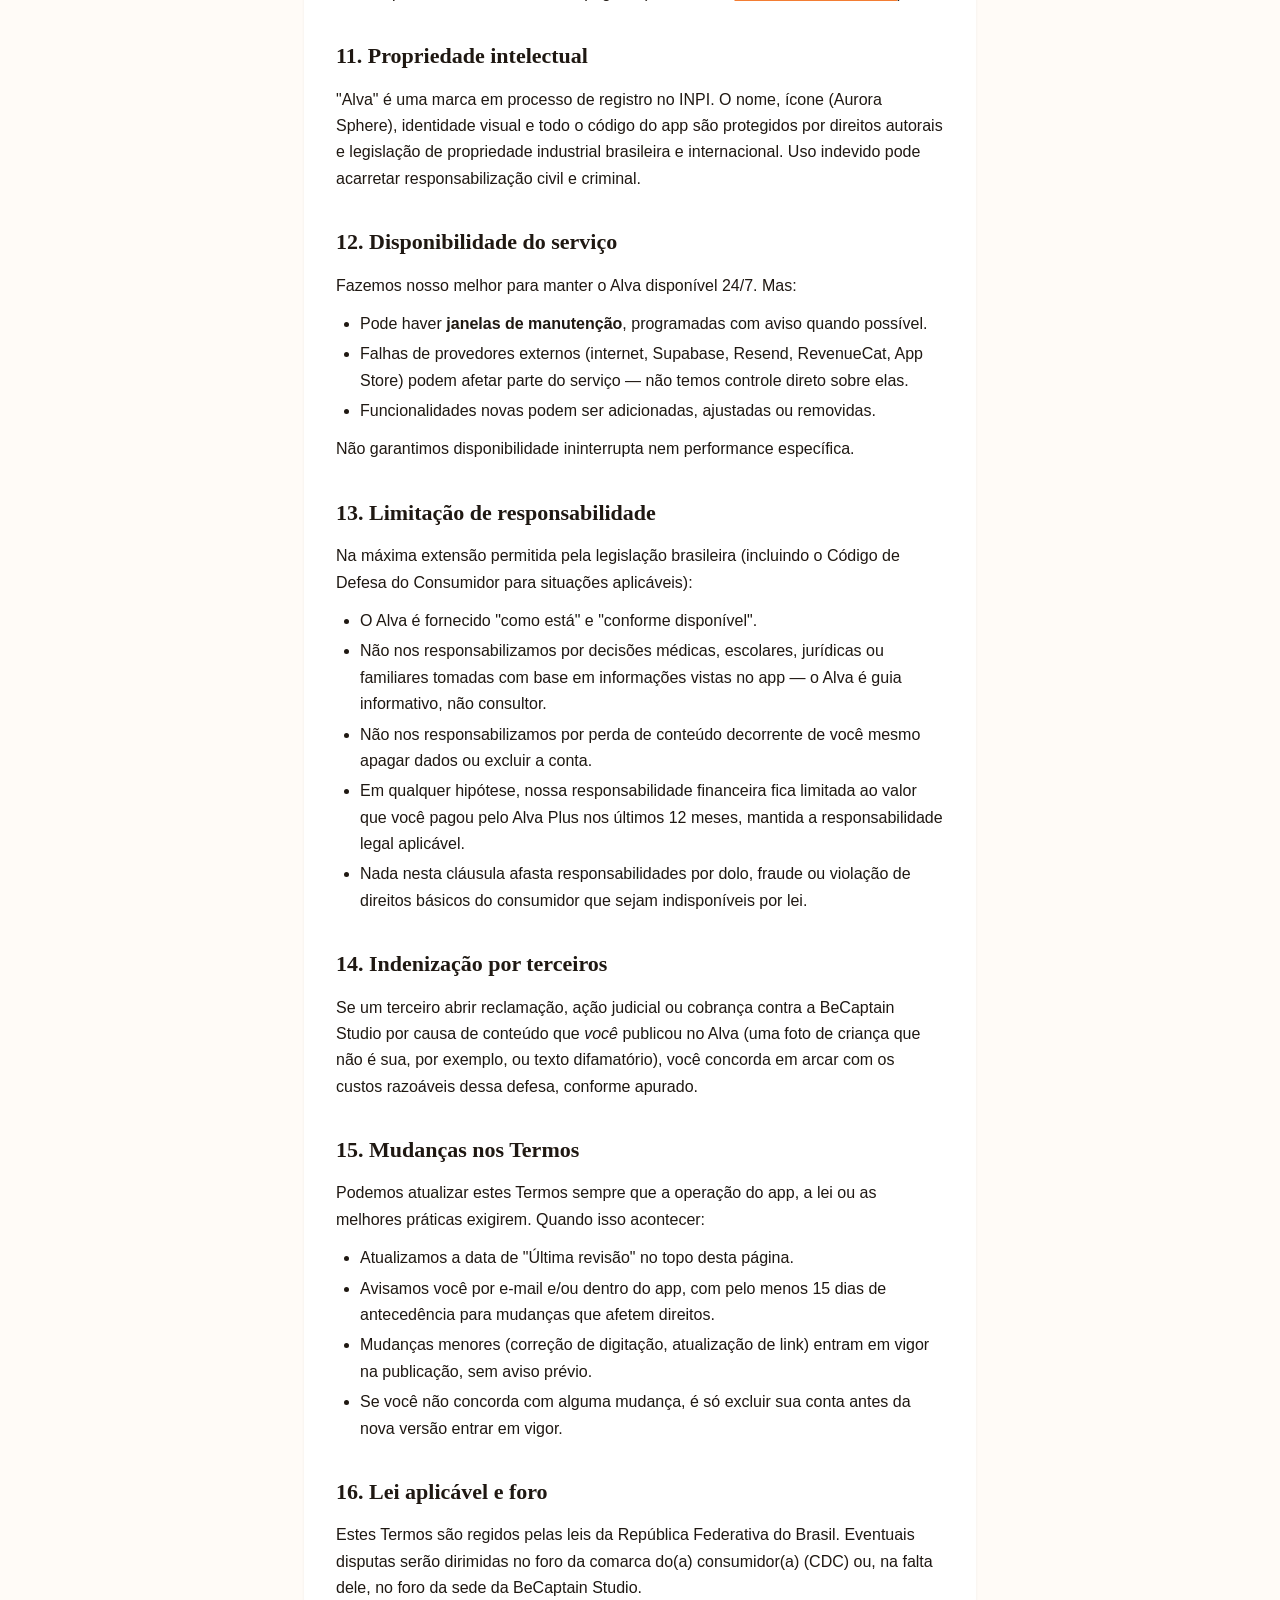
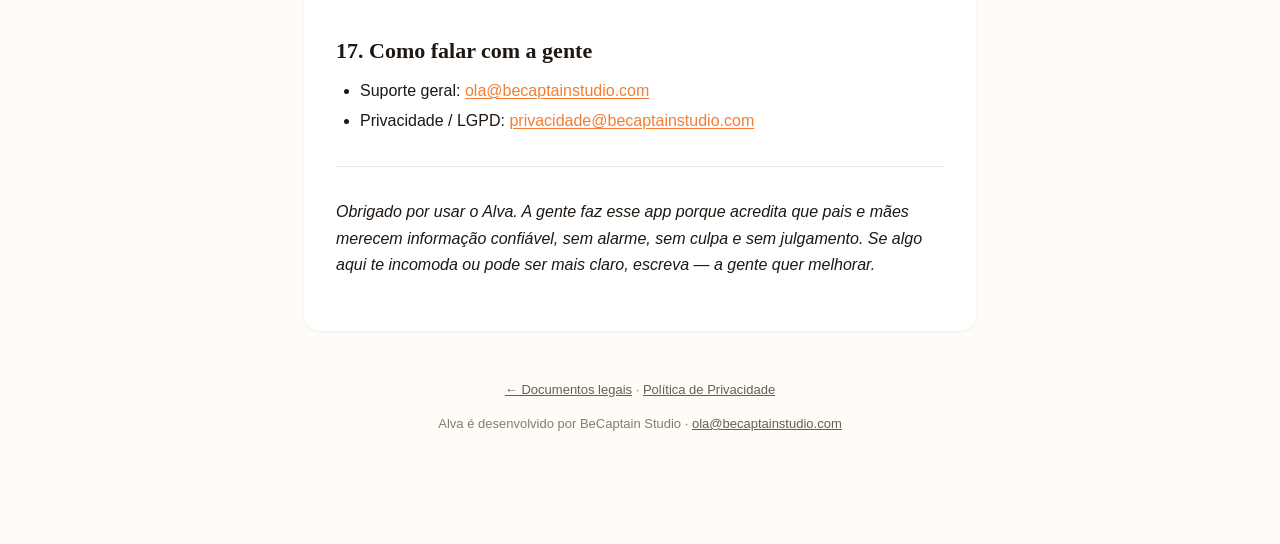
<file: termos.html>
<!doctype html>
<html lang="pt-BR">
<head>
  <meta charset="utf-8">
  <meta name="viewport" content="width=device-width, initial-scale=1.0">
  <meta name="color-scheme" content="light dark">
  <meta name="description" content="Termos de Uso do Alva — app de acompanhamento do desenvolvimento infantil.">
  <meta name="robots" content="index,follow">
  <title>Termos de Uso — Alva</title>
  <link rel="stylesheet" href="_styles.css">
</head>
<body>
  <main>
    <header class="alva-header">
      <div class="brand">Alva</div>
      <h1>Termos de Uso</h1>
      <p class="meta">Versão 1.1 · Vigência a partir de 8 de outubro de 2026 · Última revisão: 8 de outubro de 2026</p>
    </header>

    <article>
      <p>Estes Termos regulam o uso do aplicativo <strong>Alva</strong> ("o app"), desenvolvido por <strong>BeCaptain Studio</strong> ("nós"). Ao criar uma conta no Alva, você concorda com estes Termos. Leia com calma — eles falam dos seus direitos, dos nossos limites e do que esperamos de você.</p>

      <nav class="toc" aria-label="Índice">
        <strong>Conteúdo</strong>
        <ol>
          <li><a href="#aceitacao">Aceitação</a></li>
          <li><a href="#definicoes">Definições</a></li>
          <li><a href="#elegibilidade">Quem pode usar</a></li>
          <li><a href="#disclaimer-medico">Disclaimer médico</a></li>
          <li><a href="#conta">Conta e responsabilidade</a></li>
          <li><a href="#conteudo-usuario">O que você publica</a></li>
          <li><a href="#conteudo-alva">Conteúdo do Alva</a></li>
          <li><a href="#uso-proibido">Usos proibidos</a></li>
          <li><a href="#alva-plus">Alva Plus: planos e cobrança</a></li>
          <li><a href="#suspensao">Suspensão e exclusão de conta</a></li>
          <li><a href="#propriedade">Propriedade intelectual</a></li>
          <li><a href="#disponibilidade">Disponibilidade do serviço</a></li>
          <li><a href="#limitacao">Limitação de responsabilidade</a></li>
          <li><a href="#indenizacao">Indenização</a></li>
          <li><a href="#mudancas">Mudanças nos Termos</a></li>
          <li><a href="#lei">Lei aplicável e foro</a></li>
          <li><a href="#contato">Contato</a></li>
        </ol>
      </nav>

      <h2 id="aceitacao">1. Aceitação destes Termos</h2>
      <p>Ao criar uma conta no Alva, você confirma que leu, entendeu e aceita estes Termos e a <a href="privacidade.html">Política de Privacidade</a>. Se você não concorda, não use o app — é simples assim.</p>

      <h2 id="definicoes">2. Definições rápidas</h2>
      <ul>
        <li><strong>"Alva"</strong> ou <strong>"o app"</strong>: o aplicativo móvel chamado Alva, distribuído na App Store.</li>
        <li><strong>"Nós"</strong>: BeCaptain Studio, desenvolvedora e operadora do Alva.</li>
        <li><strong>"Você"</strong>: pessoa adulta e responsável legal que cria a conta e usa o app.</li>
        <li><strong>"Família"</strong>: o grupo lógico no app que une cuidadores e crianças vinculadas — uma conta cria uma família; outros cuidadores podem ser convidados.</li>
        <li><strong>"Conteúdo do(a) Usuário(a)"</strong>: textos, fotos, áudios, notas, marcos e demais dados que você insere no app.</li>
        <li><strong>"Conteúdo do Alva"</strong>: catálogos, artigos, curiosidades, marcos pré-cadastrados, ilustrações e o app em si.</li>
      </ul>

      <h2 id="elegibilidade">3. Quem pode criar conta no Alva</h2>
      <ul>
        <li>Você deve ter <strong>18 anos ou mais</strong>.</li>
        <li>Você deve ser <strong>responsável legal</strong> pela(s) criança(s) cuja(s) informação(ões) você vai registrar — pai, mãe, avô/avó com guarda legal ou tutor(a).</li>
        <li>Você pode convidar outros cuidadores adultos para a mesma família (até 5 por família), e cada um deles também precisa aceitar estes Termos.</li>
      </ul>
      <p>Se uma das partes acima não for verdade, você não pode usar o Alva e deve excluir sua conta imediatamente.</p>

      <h2 id="disclaimer-medico">4. O Alva <strong>não é</strong> serviço médico</h2>
      <p><strong>Leia com atenção este ponto.</strong></p>
      <ul>
        <li>O Alva é um <strong>guia de acompanhamento informativo</strong>. Os marcos, curiosidades, artigos e sugestões de atividades têm fonte em literatura pediátrica reconhecida (SBP, Ministério da Saúde, CDC/AAP, OMS), mas <strong>não substituem</strong> o(a) pediatra do(a) seu(sua) bebê.</li>
        <li>O Alva <strong>não diagnostica</strong>, <strong>não prescreve</strong> e <strong>não trata</strong> qualquer condição médica.</li>
        <li>Em qualquer dúvida sobre saúde, desenvolvimento ou comportamento do(a) bebê, <strong>procure o(a) pediatra ou serviço de saúde</strong>. Em caso de emergência, ligue para o SAMU (192) ou vá ao pronto-socorro mais próximo.</li>
        <li>Lembretes de vacinas seguem o calendário do PNI (Programa Nacional de Imunizações). Ainda assim, sempre confirme com a unidade de saúde — calendários podem ser atualizados.</li>
      </ul>

      <h2 id="conta">5. Sua conta, sua responsabilidade</h2>
      <ul>
        <li>Forneça informações verdadeiras na conta. Não use e-mail de terceiros sem autorização.</li>
        <li>Mantenha seu meio de acesso (e-mail, senha, biometria, magic link) em segredo. Se suspeitar que alguém tem acesso, faça logout em todos os dispositivos e troque a senha imediatamente.</li>
        <li>Como responsável principal da família, você é quem decide quem é convidado, quem é removido e quais dados a família compartilha.</li>
        <li>Você é responsável por revisar periodicamente os dados que aparecem na sua família — especialmente após remover ou adicionar cuidadores.</li>
      </ul>

      <h2 id="conteudo-usuario">6. O que você publica no Alva</h2>
      <p>Você é o(a) único(a) dono(a) das fotos, áudios, notas e qualquer dado que você adiciona ao app. Nós só armazenamos por sua conta e ordem.</p>
      <p>Ao usar o Alva, você nos concede uma <strong>licença limitada</strong>, gratuita e não exclusiva, válida apenas pelo tempo em que sua conta existir, para:</p>
      <ul>
        <li>Armazenar seu conteúdo em nossos servidores (Supabase, sa-east-1, Brasil).</li>
        <li>Exibir esse conteúdo de volta a você e aos cuidadores que você autorizou na mesma família.</li>
        <li>Gerar versões processadas (ex.: thumbnails de fotos, PDF do relatório pediátrico) exclusivamente para seu uso dentro do app.</li>
      </ul>
      <p>Você pode revogar essa licença a qualquer momento excluindo o conteúdo ou a conta inteira.</p>
      <p>Você se compromete a <strong>não publicar</strong> no Alva:</p>
      <ul>
        <li>Conteúdo que viole direitos de terceiros (imagem, autoria, intimidade).</li>
        <li>Conteúdo ilegal, ofensivo, discriminatório ou que exponha crianças a risco.</li>
        <li>Conteúdo de crianças sobre as quais você não tem responsabilidade legal.</li>
      </ul>

      <h2 id="conteudo-alva">7. O que é do Alva</h2>
      <p>O conteúdo editorial do Alva — catálogo de marcos, atividades, curiosidades, artigos, ilustrações, ícone, identidade visual, código-fonte do app — é de propriedade da BeCaptain Studio e seus respectivos autores e parceiros (SBP, MS, CDC/AAP, OMS são citados como fontes; nada do material original deles é distribuído sem autorização).</p>
      <p>Você pode <strong>usar dentro do app</strong>. Você <strong>não pode</strong>:</p>
      <ul>
        <li>Copiar, redistribuir, vender ou criar produto derivado a partir do conteúdo do Alva.</li>
        <li>Fazer engenharia reversa do app.</li>
        <li>Apresentar o conteúdo como sendo de sua autoria.</li>
      </ul>
      <p>Compartilhar um único marco específico via o botão "Compartilhar" do app é permitido — o link gerado é público mas <em>não inclui</em> foto identificável da criança (apenas ilustração + idade + título do marco).</p>

      <h2 id="uso-proibido">8. Usos proibidos do Alva</h2>
      <p>Você não vai:</p>
      <ul>
        <li>Tentar acessar dados de outras famílias.</li>
        <li>Criar conta com e-mail falso, mascarado de outra pessoa, ou de robô.</li>
        <li>Spammar convites (limitamos a 10 por família a cada 24 horas; tentativas além disso são bloqueadas).</li>
        <li>Tentar derrubar o serviço (ataques de negação de serviço, scraping massivo, exploração de vulnerabilidade).</li>
        <li>Usar o app para fins comerciais sem nossa autorização escrita.</li>
        <li>Usar o app de modo a violar leis brasileiras ou direitos de terceiros.</li>
      </ul>

      <h2 id="alva-plus">9. Alva Plus: planos, cobrança e cancelamento</h2>
      <p>O Alva tem um plano grátis, sem prazo, e o <strong>Alva Plus</strong>, que acrescenta funções: hoje, Diário sem limite de memórias, relatórios em PDF ilimitados, até 5 crianças e até 5 cuidadores. A lista do que está em cada plano aparece no app, na tela do Alva Plus, antes de qualquer compra.</p>
      <ul>
        <li><strong>Quem cobra é a Apple.</strong> A compra é feita pela sua conta Apple, no preço mostrado na tela de compra e na moeda da sua loja. Não recebemos nem guardamos dados do seu cartão.</li>
        <li><strong>Mensal e anual renovam sozinhos.</strong> A renovação é cobrada nas 24 horas antes do fim do período, até você cancelar. Você cancela quando quiser em <em>Ajustes do iPhone → seu nome → Assinaturas</em>. O cancelamento vale a partir do próximo período: o Plus continua até o fim do que já foi pago.</li>
        <li><strong>Teste grátis.</strong> Quando oferecido (hoje, 7 dias no plano anual, uma vez por conta Apple), a cobrança começa no fim do teste se você não cancelar antes. Se você comprar outro plano durante o teste, o restante do teste deixa de valer.</li>
        <li><strong>Para sempre.</strong> É uma compra única, sem renovação. Dá acesso ao Alva Plus na conta Apple que comprou, enquanto o Alva estiver disponível e oferecer o Plus.</li>
        <li><strong>Uma compra cobre a família.</strong> O Plus de um cuidador vale para a família dele no Alva, com até 5 cuidadores. Se a compra terminar, ou se essa pessoa sair da família, o Plus da família termina junto.</li>
        <li><strong>Reembolso e arrependimento.</strong> Pedidos de reembolso, inclusive o direito de arrependimento do art. 49 do Código de Defesa do Consumidor, são feitos à Apple em <a href="https://reportaproblem.apple.com" target="_blank" rel="noopener">reportaproblem.apple.com</a>. Se a Apple reembolsar, o Plus daquela compra deixa de valer.</li>
        <li><strong>Trocou de aparelho?</strong> Entre com a mesma conta do Alva e toque em <em>Restaurar compra</em> na tela do Alva Plus.</li>
        <li><strong>Mudança de preço.</strong> Se o preço de uma assinatura mudar, a Apple avisa antes e você decide se continua.</li>
        <li><strong>Excluir a conta do Alva não cancela a assinatura na Apple.</strong> Cancele em Ajustes para não haver nova cobrança.</li>
      </ul>
      <p>O plano grátis continua grátis: marcos, vacinas, curvas de crescimento, dúvidas para a consulta e o primeiro relatório em PDF não dependem do Plus.</p>

      <h2 id="suspensao">10. Suspensão e exclusão de conta</h2>
      <p>Podemos suspender ou encerrar sua conta, com aviso prévio sempre que possível, se você descumprir estes Termos — em especial se houver risco à segurança de outros usuários ou à integridade do serviço. Em casos graves (ex.: tentativa de fraude, abuso de crianças), agimos imediatamente e podemos comunicar autoridades.</p>
      <p>Você pode <strong>excluir sua conta a qualquer momento</strong>, sem precisar justificar, pelo menu <em>Mais → Privacidade → Excluir minha conta</em>. A exclusão acontece na hora. Se a família tiver outros cuidadores, os dados da criança continuam com eles; se você for a única pessoa da família, tudo é apagado (detalhes na <a href="privacidade.html#retencao">Política de Privacidade</a>).</p>

      <h2 id="propriedade">11. Propriedade intelectual</h2>
      <p>"Alva" é uma marca em processo de registro no INPI. O nome, ícone (Aurora Sphere), identidade visual e todo o código do app são protegidos por direitos autorais e legislação de propriedade industrial brasileira e internacional. Uso indevido pode acarretar responsabilização civil e criminal.</p>

      <h2 id="disponibilidade">12. Disponibilidade do serviço</h2>
      <p>Fazemos nosso melhor para manter o Alva disponível 24/7. Mas:</p>
      <ul>
        <li>Pode haver <strong>janelas de manutenção</strong>, programadas com aviso quando possível.</li>
        <li>Falhas de provedores externos (internet, Supabase, Resend, RevenueCat, App Store) podem afetar parte do serviço — não temos controle direto sobre elas.</li>
        <li>Funcionalidades novas podem ser adicionadas, ajustadas ou removidas.</li>
      </ul>
      <p>Não garantimos disponibilidade ininterrupta nem performance específica.</p>

      <h2 id="limitacao">13. Limitação de responsabilidade</h2>
      <p>Na máxima extensão permitida pela legislação brasileira (incluindo o Código de Defesa do Consumidor para situações aplicáveis):</p>
      <ul>
        <li>O Alva é fornecido "como está" e "conforme disponível".</li>
        <li>Não nos responsabilizamos por decisões médicas, escolares, jurídicas ou familiares tomadas com base em informações vistas no app — o Alva é guia informativo, não consultor.</li>
        <li>Não nos responsabilizamos por perda de conteúdo decorrente de você mesmo apagar dados ou excluir a conta.</li>
        <li>Em qualquer hipótese, nossa responsabilidade financeira fica limitada ao valor que você pagou pelo Alva Plus nos últimos 12 meses, mantida a responsabilidade legal aplicável.</li>
        <li>Nada nesta cláusula afasta responsabilidades por dolo, fraude ou violação de direitos básicos do consumidor que sejam indisponíveis por lei.</li>
      </ul>

      <h2 id="indenizacao">14. Indenização por terceiros</h2>
      <p>Se um terceiro abrir reclamação, ação judicial ou cobrança contra a BeCaptain Studio por causa de conteúdo que <em>você</em> publicou no Alva (uma foto de criança que não é sua, por exemplo, ou texto difamatório), você concorda em arcar com os custos razoáveis dessa defesa, conforme apurado.</p>

      <h2 id="mudancas">15. Mudanças nos Termos</h2>
      <p>Podemos atualizar estes Termos sempre que a operação do app, a lei ou as melhores práticas exigirem. Quando isso acontecer:</p>
      <ul>
        <li>Atualizamos a data de "Última revisão" no topo desta página.</li>
        <li>Avisamos você por e-mail e/ou dentro do app, com pelo menos 15 dias de antecedência para mudanças que afetem direitos.</li>
        <li>Mudanças menores (correção de digitação, atualização de link) entram em vigor na publicação, sem aviso prévio.</li>
        <li>Se você não concorda com alguma mudança, é só excluir sua conta antes da nova versão entrar em vigor.</li>
      </ul>

      <h2 id="lei">16. Lei aplicável e foro</h2>
      <p>Estes Termos são regidos pelas leis da República Federativa do Brasil. Eventuais disputas serão dirimidas no foro da comarca do(a) consumidor(a) (CDC) ou, na falta dele, no foro da sede da BeCaptain Studio.</p>

      <h2 id="contato">17. Como falar com a gente</h2>
      <ul>
        <li>Suporte geral: <a href="mailto:ola@becaptainstudio.com">ola@becaptainstudio.com</a></li>
        <li>Privacidade / LGPD: <a href="mailto:privacidade@becaptainstudio.com">privacidade@becaptainstudio.com</a></li>
      </ul>

      <hr>

      <p><em>Obrigado por usar o Alva. A gente faz esse app porque acredita que pais e mães merecem informação confiável, sem alarme, sem culpa e sem julgamento. Se algo aqui te incomoda ou pode ser mais claro, escreva — a gente quer melhorar.</em></p>
    </article>

    <footer class="alva-footer">
      <p><a href="index.html">← Documentos legais</a> · <a href="privacidade.html">Política de Privacidade</a></p>
      <p>Alva é desenvolvido por BeCaptain Studio · <a href="mailto:ola@becaptainstudio.com">ola@becaptainstudio.com</a></p>
    </footer>
  </main>
</body>
</html>
</file>
<file: _styles.css>
/* Alva — folhas de estilo das páginas legais. Mesmo design system
   dos emails transacionais (cores #F37D33 / #FFFBF7 / #1F1812). */

:root {
  --alva-surface: #FFFBF7;
  --alva-surface-card: #FFFFFF;
  --alva-on-surface: #1F1812;
  --alva-on-surface-muted: #6B5D52;
  --alva-on-surface-faint: #8A7B6F;
  --alva-accent: #F37D33;
  --alva-divider: #EFE6DC;
  --alva-shadow: rgba(31, 24, 18, 0.06);
}

@media (prefers-color-scheme: dark) {
  :root {
    --alva-surface: #1F1812;
    --alva-surface-card: #2A211B;
    --alva-on-surface: #FFFBF7;
    --alva-on-surface-muted: #B5A89C;
    --alva-on-surface-faint: #8A7B6F;
    --alva-accent: #F89B5C;
    --alva-divider: #3A2F26;
    --alva-shadow: rgba(0, 0, 0, 0.4);
  }
}

* { box-sizing: border-box; }

html, body {
  margin: 0;
  padding: 0;
  background: var(--alva-surface);
  color: var(--alva-on-surface);
  font-family: -apple-system, BlinkMacSystemFont, 'Segoe UI', 'Inter', Roboto, sans-serif;
  font-size: 16px;
  line-height: 1.65;
  scroll-behavior: smooth;
}

main {
  max-width: 720px;
  margin: 0 auto;
  padding: 48px 24px 96px;
}

header.alva-header {
  text-align: left;
  margin-bottom: 32px;
}

header.alva-header .brand {
  font-size: 13px;
  letter-spacing: 0.12em;
  text-transform: uppercase;
  color: var(--alva-accent);
  font-weight: 700;
}

header.alva-header h1 {
  font-family: 'Fraunces', 'Georgia', serif;
  font-size: 36px;
  font-weight: 600;
  letter-spacing: -0.02em;
  margin: 8px 0 4px;
  color: var(--alva-on-surface);
}

header.alva-header .meta {
  font-size: 13px;
  color: var(--alva-on-surface-faint);
}

article {
  background: var(--alva-surface-card);
  border-radius: 16px;
  padding: 40px 32px;
  box-shadow: 0 1px 3px var(--alva-shadow);
}

article h2 {
  font-family: 'Fraunces', 'Georgia', serif;
  font-size: 22px;
  font-weight: 600;
  margin: 32px 0 8px;
  color: var(--alva-on-surface);
}

article h2:first-child { margin-top: 0; }

article h3 {
  font-size: 16px;
  font-weight: 600;
  margin: 20px 0 4px;
  color: var(--alva-on-surface);
}

article p {
  margin: 12px 0;
  color: var(--alva-on-surface);
}

article ul, article ol {
  padding-left: 24px;
  margin: 8px 0;
}

article li {
  margin: 4px 0;
}

article a {
  color: var(--alva-accent);
  text-decoration: underline;
  text-decoration-thickness: 1px;
  text-underline-offset: 2px;
  font-weight: 500;
}

article a:hover {
  text-decoration-thickness: 2px;
}

article strong { color: var(--alva-on-surface); }

article hr {
  border: 0;
  border-top: 1px solid var(--alva-divider);
  margin: 32px 0;
}

article table {
  border-collapse: collapse;
  width: 100%;
  margin: 12px 0;
  font-size: 14px;
}

article th, article td {
  text-align: left;
  padding: 8px 12px;
  border-bottom: 1px solid var(--alva-divider);
  vertical-align: top;
}

article th {
  font-weight: 600;
  color: var(--alva-on-surface-muted);
}

footer.alva-footer {
  text-align: center;
  margin-top: 48px;
  font-size: 13px;
  color: var(--alva-on-surface-faint);
}

footer.alva-footer a { color: var(--alva-on-surface-muted); }

.toc {
  background: var(--alva-surface);
  border-left: 3px solid var(--alva-accent);
  padding: 16px 20px;
  margin: 24px 0 32px;
  border-radius: 0 8px 8px 0;
  font-size: 14px;
}

.toc strong {
  display: block;
  margin-bottom: 8px;
  color: var(--alva-on-surface-muted);
  font-size: 12px;
  letter-spacing: 0.08em;
  text-transform: uppercase;
}

.toc ol {
  margin: 0;
  padding-left: 20px;
  columns: 2;
  column-gap: 24px;
}

.toc a {
  text-decoration: none;
  color: var(--alva-on-surface);
}

.toc a:hover { color: var(--alva-accent); }

@media (max-width: 600px) {
  main { padding: 24px 16px 64px; }
  article { padding: 28px 20px; }
  header.alva-header h1 { font-size: 28px; }
  .toc ol { columns: 1; }
}
</file>
